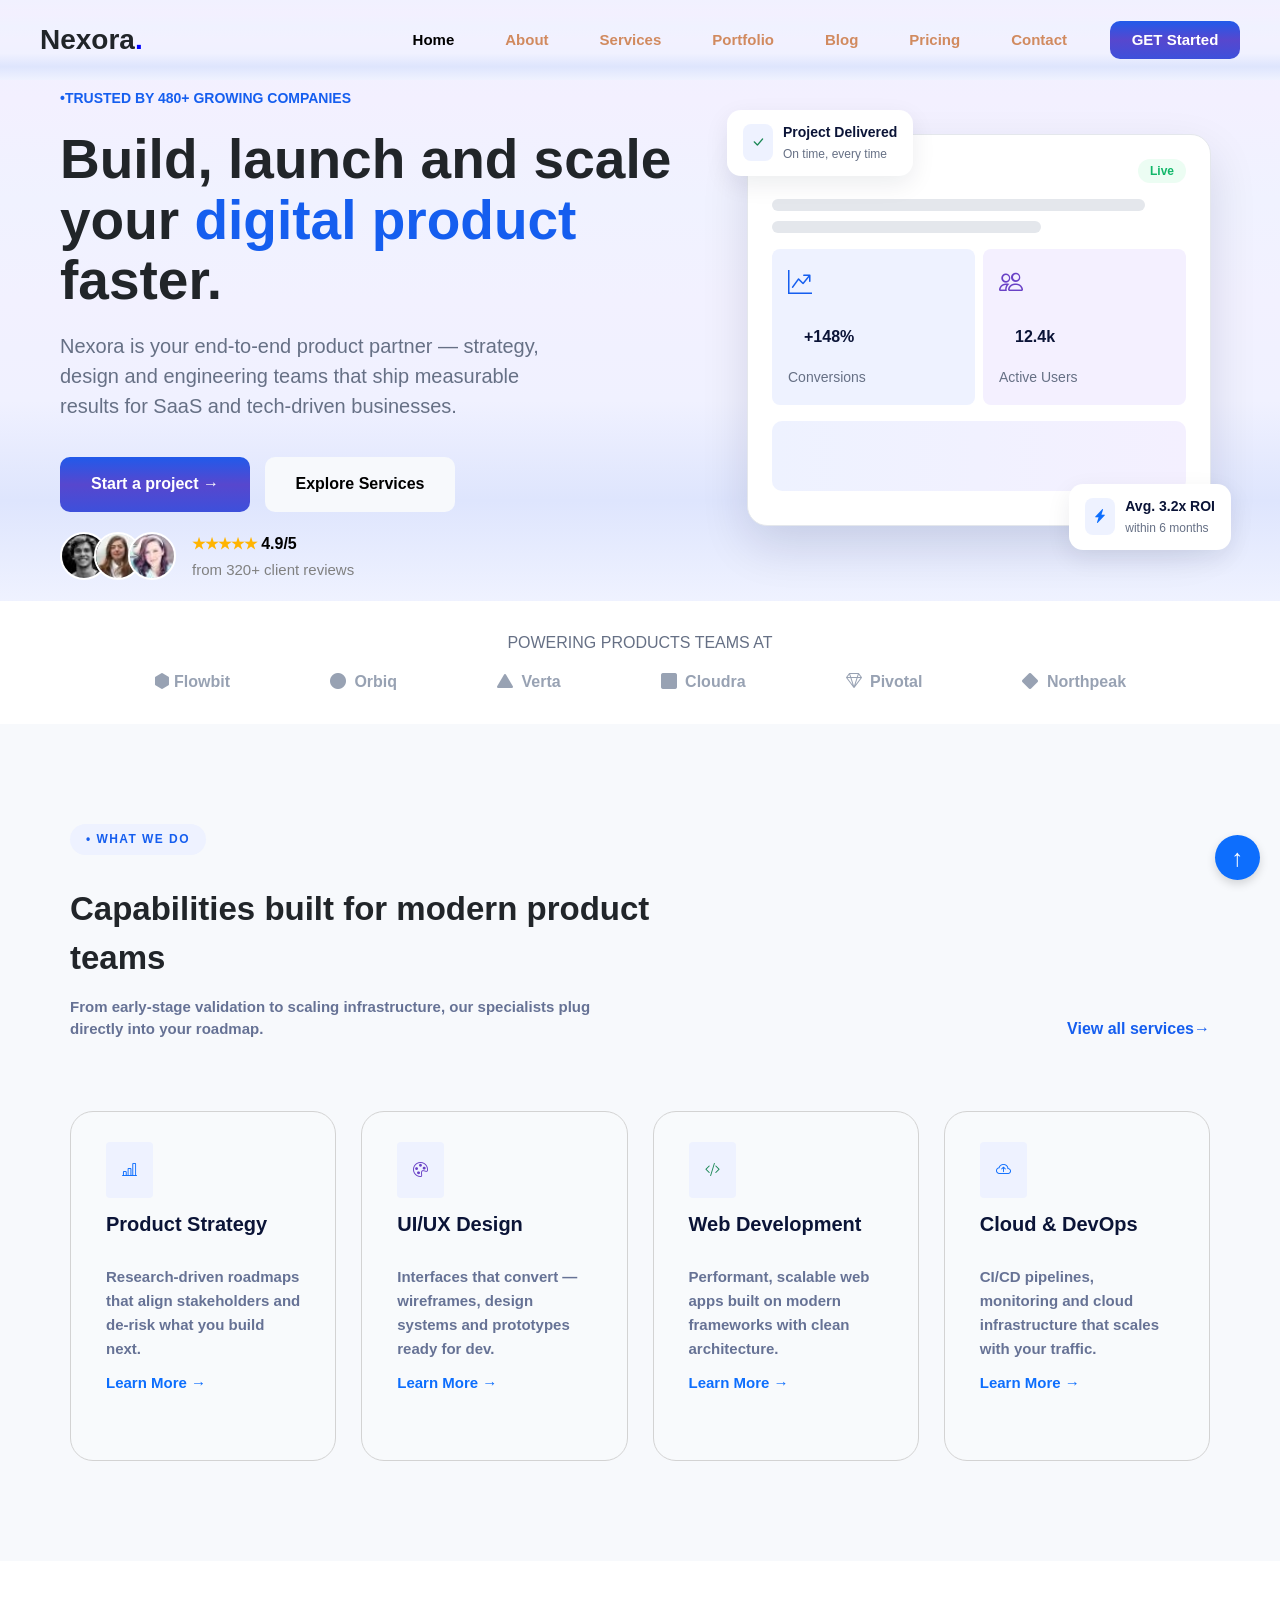
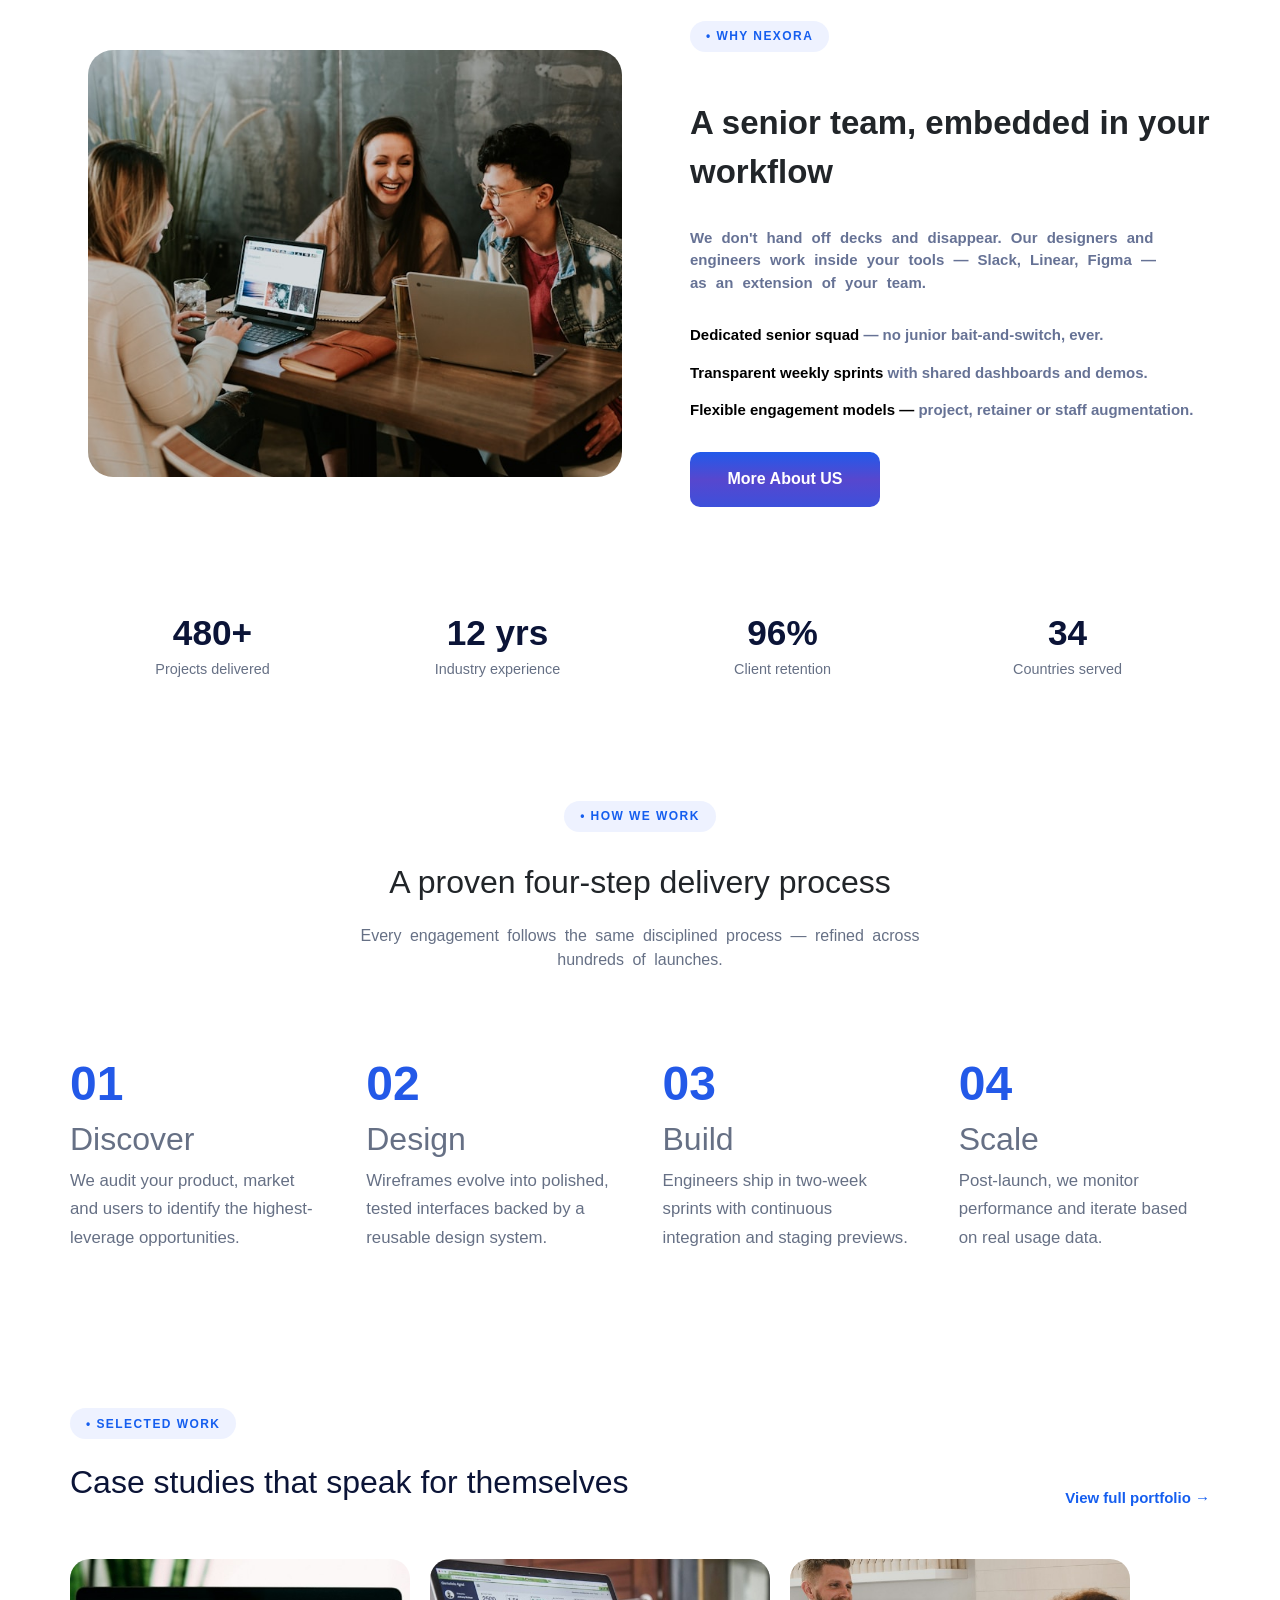
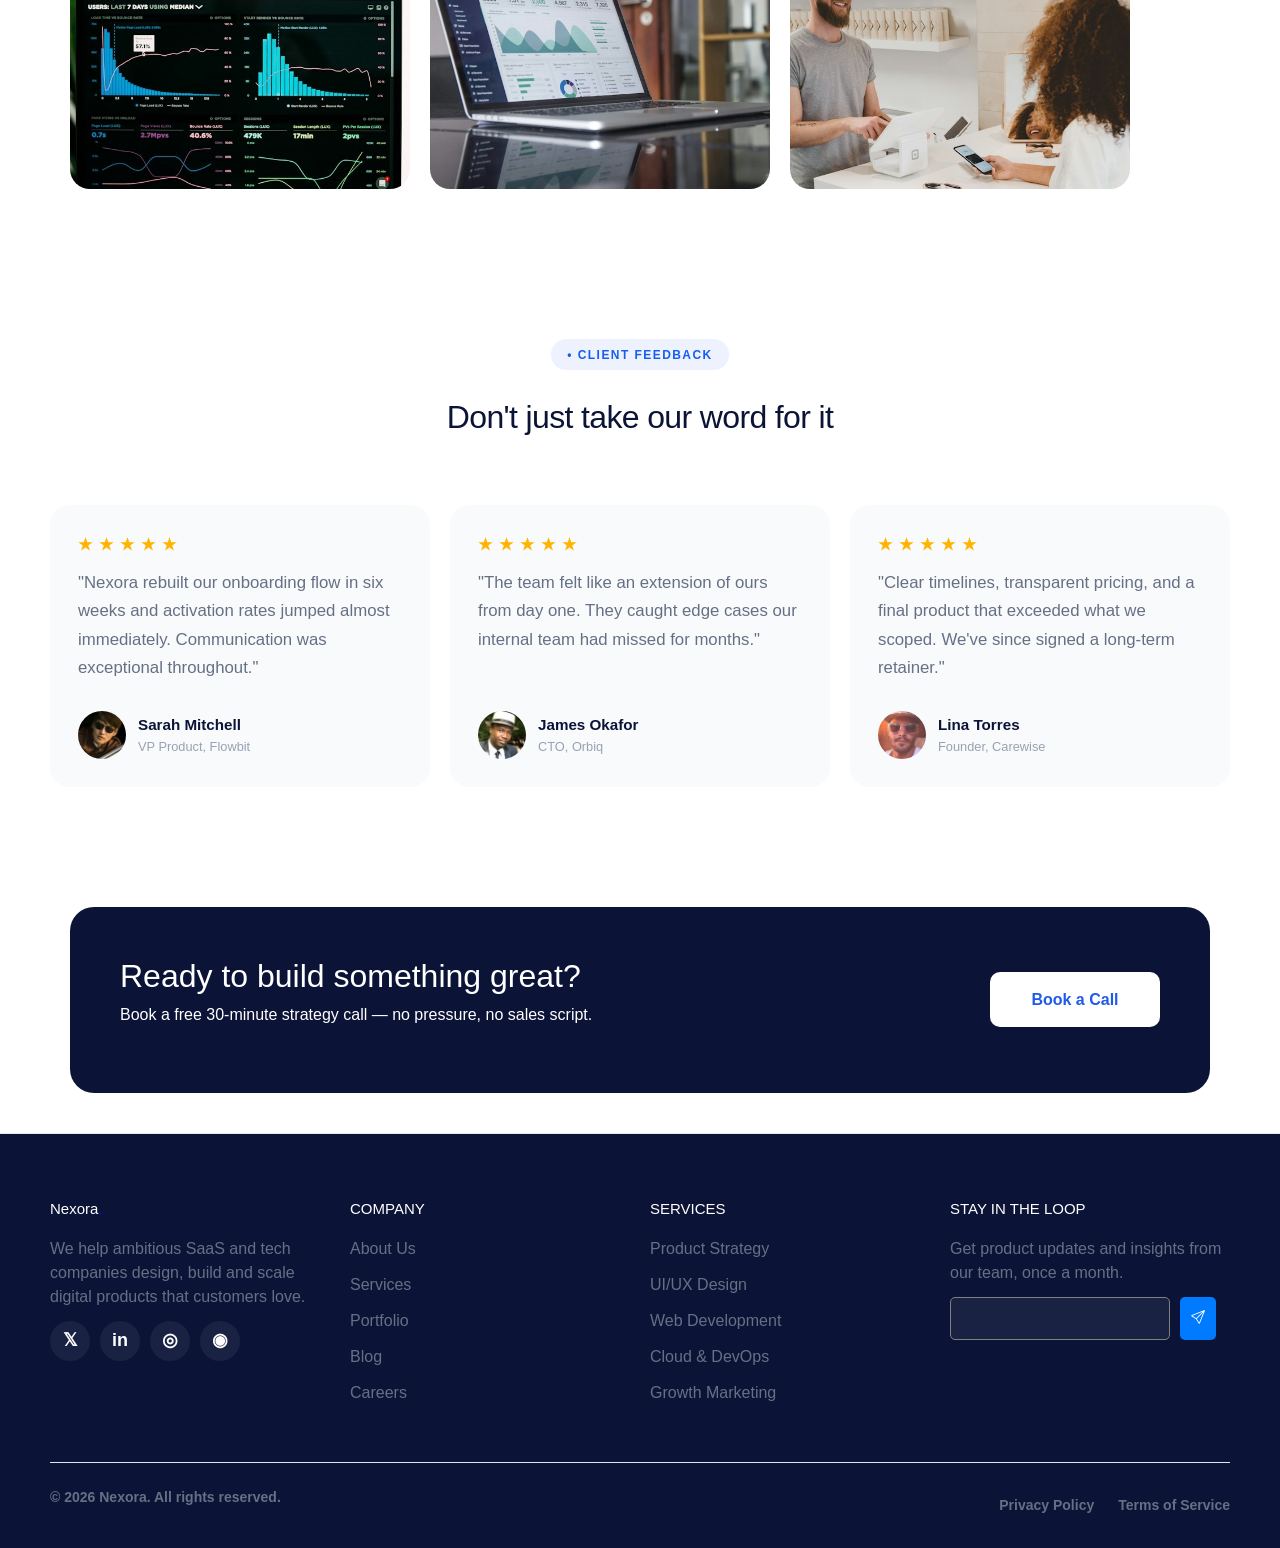
<file: index.html>
<!doctype html>
<html lang="en">
  <head>
    <meta charset="UTF-8" />
    <meta name="viewport" content="width=device-width, initial-scale=1.0" />
    <title>Project</title>
    <link rel="stylesheet" href="https://cdn.jsdelivr.net/npm/bootstrap@5.3.8/dist/css/bootstrap.min.css">
    <link rel="stylesheet" href="https://cdn.jsdelivr.net/npm/bootstrap-icons@1.13.2/font/bootstrap-icons.min.css">
    <link rel="stylesheet" href="CSS/style.css" />
  </head>
  <body>
    <header>
      <div>
        <span>Nexora<span class="dot">.</span></span>
      </div>
      <div id="header-pointer">
        <div><a href="./index.html" id="home">Home</a></div>
        <div><a href="./about.html">About</a></div>
        <div><a href="./services.html">Services</a></div>
        <div><a href="./portfolio.html">Portfolio</a></div>
        <div><a href="./blog.html">Blog</a></div>
        <div><a href="./pricing.html">Pricing</a></div>
        <div><a href="./contact.html">Contact </a></div>
        <div>
          <button><a href="./contact.html" id="last">GET Started</a></button>
        </div>
      </div>
    </header>
    <section class="section1">
      <div class="part1">
        <div id="small">•TRUSTED BY 480+ GROWING COMPANIES</div>
        <div id="large">
          Build, launch and scale your <span  style="color: #155EEF;">digital product</span> faster.
        </div>
        <p>
          Nexora is your end-to-end product partner — strategy, design and
          engineering teams that ship measurable results for SaaS and
          tech-driven businesses.
        </p>
        <div id="btn">
          <div>
            <button
              style="background: linear-gradient(#215aea, #5747ce, #3d50db)"
            >
              <a href="./contact.html" id="last">Start a project →</a>
            </button>
          </div>
          <div>
            <button>
              <a href="./services.html" id="last" style="color: black">Explore Services</a>
            </button>
          </div>
        </div>
        <div class="combine1">
          <div class="img">
            <img src="./images/40.jpg" alt="client" />
            <img src="./images/40 (1).jpg" alt="client" />
            <img src="./images/40 (2).jpg" alt="cient" />
          </div>
          <div class="star">
            <div>
              ★★★★★ <span style="font-size: 16px; color: black" ;>4.9/5</span>
            </div>
            <div style="font-size: 15px; color: grey;font-weight:70;">
              from 320+ client reviews
            </div>
          </div>
        </div>
      </div>
      <div class="part2">
  <div class="box">
    <div class="box1">
      <div class="dots">
      </div>
      <span class="live">Live</span>
    </div>
    <div class="bar" style="width: 90%"></div>
    <div class="bar" style="width: 65%"></div>
    <div class="box2">
      <div style="background: #eef2ff">
        <i class="bi bi-graph-up-arrow"></i>
        <div class="line1">+148%</div>
        <small class="line2">Conversions</small>
      </div>
      <div style="background: #f4f0ff">
        <i class="bi bi-people" style="color: #6941c6"></i>
        <div class="line1">12.4k</div>
        <small class="line2">Active Users</small>
      </div>
    </div>
    <div class="bar" style="width: 100%; height: 70px; border-radius: 10px; background: linear-gradient(90deg, #eef2ff, #f4f0ff)"></div>
  </div>
  <div class="float b">
    <div class="d-inline-block p-2 rounded-3" style="background-color: #EEf2FF;"><i class="bi bi-check-lg text-success"></i></div>
    <div>Project Delivered<br /><small>On time, every time</small></div>
  </div>
  <div class="float a">
    <div class="d-inline-block rounded-3 p-2" style="background-color:#EEf2FF;"><i class="bi bi-lightning-charge-fill text-primary"></i></div>
    <div>Avg. 3.2x ROI<br /><small>within 6 months</small></div>
  </div>
</div>
    </section>
    <section class="section2">
      <div style="font-weight:200;color:#667085">POWERING PRODUCTS TEAMS AT</div>
      <div id="inside">
        <div><i class="bi bi-hexagon-fill me-1"></i>Flowbit</div>
        <div><i class="bi bi-circle-fill me-1"></i> Orbiq</div>
        <div><i class="bi bi-triangle-fill me-1"></i> Verta</div>
        <div><i class="bi bi-square-fill me-1"></i> Cloudra</div>
        <div><i class="bi bi-gem me-1"></i> Pivotal</div>
        <div><i class="bi bi-diamond-fill me-1"></i> Northpeak</div>
      </div>
    </section>
    <section class="section3">
      <div id="first">
        <p id="p"><span>• What We Do</span></p>
        <div style="font-size: 33px; width: 600px">
          Capabilities built for modern product teams
        </div>
        <div style="font-size: 15px; color: #667295; width: 550px">
          From early-stage validation to scaling infrastructure, our specialists
          plug directly into your roadmap.
        </div>
      </div>
      <div id="viewall">
        <div><a href="./services.html">View all services→</a></div>
      </div>
      <div id="cards">
        <div class="box">
          <div class="d-inline-block rounded-1 p-3" style="background-color:#EEf2FF;">
            <i class="bi bi-bar-chart-line text-primary"></i>
          </div>
          
          <p>Product Strategy</p>
          Research-driven roadmaps that align stakeholders and de-risk what you
          build next.
          <a href="" style="text-decoration: none;">Learn More →</a>
        </div>
        <div class="box">
          <div class="d-inline-block rounded-1 p-3" style="background-color:#EEf2FF;">
           <i class="bi bi-palette" style="color:#6941C6;"></i>
          </div>
          <p>UI/UX Design</p>
          Interfaces that convert — wireframes, design systems and prototypes
          ready for dev.
          <a href="" style="text-decoration: none;">Learn More →</a>
        </div>
        <div class="box">
          <div class="d-inline-block rounded-1 p-3" style="background-color:#EEf2FF;">
            <i class="bi bi-code-slash text-success"></i>
          </div>
          <p>Web Development</p>
          Performant, scalable web apps built on modern frameworks with clean
          architecture.
          <a href="" style="text-decoration: none;">Learn More →</a>
        </div>
        <div class="box">
          <div class="d-inline-block rounded-1 p-3" style="background-color:#EEf2FF;">
           <i class="bi bi-cloud-arrow-up text-primary"></i>
          </div>
          <p>Cloud & DevOps</p>
          CI/CD pipelines, monitoring and cloud infrastructure that scales with
          your traffic.
          <a href="" style="text-decoration: none;">Learn More →</a>
        </div>
      </div>
    </section>
    <section class="section4">
      <div id="maindiv">
        <div id="box1">
          <img src="./images/photo-1522202176988-66273c2fd55f.jpg" alt="" />
        </div>
        <div id="box2">
          <p id="p"><span>• WHY NEXORA</span></p>
          <div style="font-size: 33px">
            A senior team, embedded in your workflow
          </div>
          <div
            style="
              font-size: 15px;
              color: #667295;
              width: 470px;
              word-spacing: 5px;
              line-width:23px;">
            We don't hand off decks and disappear. Our designers and engineers
            work inside your tools — Slack, Linear, Figma — as an extension of
            your team.
          </div>
          <div id="listcontent">
            <div style="font-size: 15px; color: #667295">
              <strong style="font-weight: bolder; color: black";
                >Dedicated senior squad </strong
              >— no junior bait-and-switch, ever.
            </div>
            <div style="font-size: 15px; color: #667295">
              <strong style="font-weight: bolder; color: black"
                >Transparent weekly sprints</strong
              >
              with shared dashboards and demos.
            </div>
            <div style="font-size: 15px; color: #667295">
              <strong style="font-weight: bolder; color: black"
                >Flexible engagement models —</strong
              >
              project, retainer or staff augmentation.
            </div>
          </div>
          <div>
            <button><a href="./about.html" id="last">More About US</a></button>
          </div>
        </div>
      </div>
    </section>
    <section class="section5">
      <div id="maindiv">
        <div class="box">
          <div class="line1">480+</div>
          <div class="line2">Projects delivered</div>
        </div>
        <div class="box">
          <div class="line1">12 yrs</div>
          <div class="line2">Industry experience</div>
        </div>
        <div class="box">
          <div class="line1">96%</div>
          <div class="line2">Client retention</div>
        </div>
        <div class="box">
          <div class="line1">34</div>
          <div class="line2">Countries served</div>
        </div>
      </div>
    </section>
    <section class="section6">
      <div class="maindiv">
        <div class="box1">
          <p id="p"><span>• HOW WE WORK</span></p>
          <h1 style="font-size: 32px">A proven four-step delivery process</h1>
          <p
            style="
              color: #667085;
              width: 630px;
              text-align: center;
              line-width: 22px;
              word-spacing: 4px;
              font-weight: 200;
            "
          >
            Every engagement follows the same disciplined process — refined
            across hundreds of launches.
          </p>
        </div>
        <div class="box2">
          <div class="box">
            <div class="b1">
              <span class="line1">01</span>
              <h3 class="line2">Discover</h3>
              <p class="line3">
                We audit your product, market and users to identify the
                highest-leverage opportunities.
              </p>
            </div>
          </div>
          <div class="box">
            <div class="b1">
              <span class="line1">02</span>
              <h3 class="line2">Design</h3>
              <p class="line3">
                Wireframes evolve into polished, tested interfaces backed by a
                reusable design system.
              </p>
            </div>
          </div>
          <div class="box">
            <div class="b1">
              <span class="line1">03</span>
              <h3 class="line2">Build</h3>
              <p class="line3">
                Engineers ship in two-week sprints with continuous integration
                and staging previews.
              </p>
            </div>
          </div>
          <div class="box">
            <div class="b1">
              <span class="line1">04</span>
              <h3 class="line2">Scale</h3>
              <p class="line3">
                Post-launch, we monitor performance and iterate based on real
                usage data.
              </p>
            </div>
          </div>
        </div>
      </div>
    </section>
    <section class="section7">
      <div class="maindiv">
        <div class="box1">
          <div class="top">
            <p id="p"><span>• SELECTED WORK</span></p>
            <h2 style="font-size: 32px; color: #0b1437">
              Case studies that speak for themselves
            </h2>
          </div>
          <div class="bottom">
            <a>View full portfolio →</a>
          </div>
        </div>
        <div class="box2">
          <div class="img">
            <div class="overlap">
              <img src=".//images/WhatsApp Image 2026-10-07 at 7.07.29 PM.jpeg  " alt="">
              <p style="color: #98a2b3;font-size:large ;margin-bottom:35px;">FinTech · Product Design</p>
                <p>Payflow Dashboard Redesign</p>
            </div>
            <div class="overlap">
               <img src=".//images/WhatsApp Image 2026-10-07 at 7.07.30 PM.jpeg" alt="">
                <p style="color: #98a2b3;font-size:large ;margin-bottom:35px;">SaaS · Web Development</p><br>
                <p style="width:1000px;">Metricly Analytics Platform<p>
            </div>
           <div class="overlap">
                <img src=".//images/3rdimg.jpg" alt="">
                <p style="color: #98a2b3;font-size:large ;margin-bottom:35px;">HealthTech.Branding</p> <br>
                <p>Carewise Patient App</p></div>
          </div>
        </div>
      </div>
    </section>
    <section class="section8">
      <div class="maindiv">
        <div class="box1">
          <p>• ClIENT FEEDBACK</p>
          <h2 id="line1">Don't just take our word for it</h2>
        </div>
        <div class="box2">
          <div class="box">
            <div style="color: #ffb400; letter-spacing: 7px">★★★★★</div>
            <p class="line2">
              "Nexora rebuilt our onboarding flow in six weeks and activation
              rates jumped almost immediately. Communication was exceptional
              throughout."
            </p>
            <div>
              <img
                src=".//images/1st.jpg"
                alt="Sarah Mitchell"
              />
              <div>
                <div
                  style="font-weight: 700; font-size: 0.95rem; color: #0b1437"
                >
                  Sarah Mitchell
                </div>
                <div
                  style="font-size: 0.8rem; color: #98a2b3; font-weight: 500"
                >
                  VP Product, Flowbit
                </div>
              </div>
            </div>
          </div>
          <div class="box">
            <div style="color: #ffb400; letter-spacing: 7px">★★★★★</div>
            <p class="line2">
              "The team felt like an extension of ours from day one. They caught
              edge cases our internal team had missed for months."
            </p>
            <div>
              <img src=".//images/2nd.jpg" alt="James Okafor" />
              <div>
                <div
                  style="font-weight: 700; font-size: 0.95rem; color: #0b1437"
                >
                  James Okafor
                </div>
                <div
                  style="font-size: 0.8rem; color: #98a2b3; font-weight: 500"
                >
                  CTO, Orbiq
                </div>
              </div>
            </div>
          </div>
          <div class="box">
            <div style="color: #ffb400; letter-spacing: 7px">★★★★★</div>
            <p class="line2">
              "Clear timelines, transparent pricing, and a final product that
              exceeded what we scoped. We've since signed a long-term retainer."
            </p>
            <div>
              <img src=".//images/3rd.jpg" alt="Lina Torres" />
              <div>
                <div
                  style="font-weight: 700; font-size: 0.95rem; color: #0b1437"
                >
                  Lina Torres
                </div>
                <div
                  style="font-size: 0.8rem; color: #98a2b3; font-weight: 500"
                >
                  Founder, Carewise
                </div>
              </div>
            </div>
          </div>
        </div>
      </div>
    </section>
    <section class="section9">
      <div class="maindiv">
        <div class="box">
          <div class="box1">
            <h2>Ready to build something great?</h2>
            <p>
              Book a free 30-minute strategy call — no pressure, no sales
              script.
            </p>
          </div>
          <div class="box2">
            <button><a href="">Book a Call</a></button>
          </div>
        </div>
      </div>
    </section>
    <footer>
      <div class="maindiv">
        <div class="box1">
          <div class="box">
            <span>Nexora<span class="dot">.</span></span>
            <p>
              We help ambitious SaaS and tech companies design, build and scale
              digital products that customers love.
            </p>
            <div class="social-links">
     <a href="" class="social-icon">𝕏</a>
  <a href="" class="social-icon">in</a>
  <a href="" class="social-icon">◎</a>
  <a href="" class="social-icon">◉</a>
</div>
          </div>
          <div class="box">
            <span>COMPANY</span>
            <p><a href=""></a>About Us</p>
            <p><a href=""></a>Services</p>
            <p><a href="">Portfolio</a></p>
            <p><a href="">Blog</a></p>
            <p><a href="">Careers</a></p>
          </div>
          <div class="box">
            <span>SERVICES</span>
            <p><a href="">Product Strategy</a></p>
            <p><a href="">UI/UX Design</a></p>
            <p><a href="">Web Development</a></p>
            <p><a href="">Cloud & DevOps</a></p>
            <p><a href="">Growth Marketing</a></p>
          </div>
          <div class="box">
            <span>STAY IN THE LOOP</span>
            <p>Get product updates and insights from our team, once a month.</p>
            <div class="subscribe-form">
  <input 
    type="email"
  >
  <button type="button"><i class="bi bi-send text-white"></i></button>
</div>
          </div>
        </div>
        <div class="box2">
          <p>© 2026 Nexora. All rights reserved.</p>
          <a href="" class="back-top"> ↑ </a>
          <div class="links">
            <a href="">Privacy Policy</a><a href="">Terms of Service</a>
          </div>
        </div>
      </div>
    </footer>
  </body>
</html>
</file>
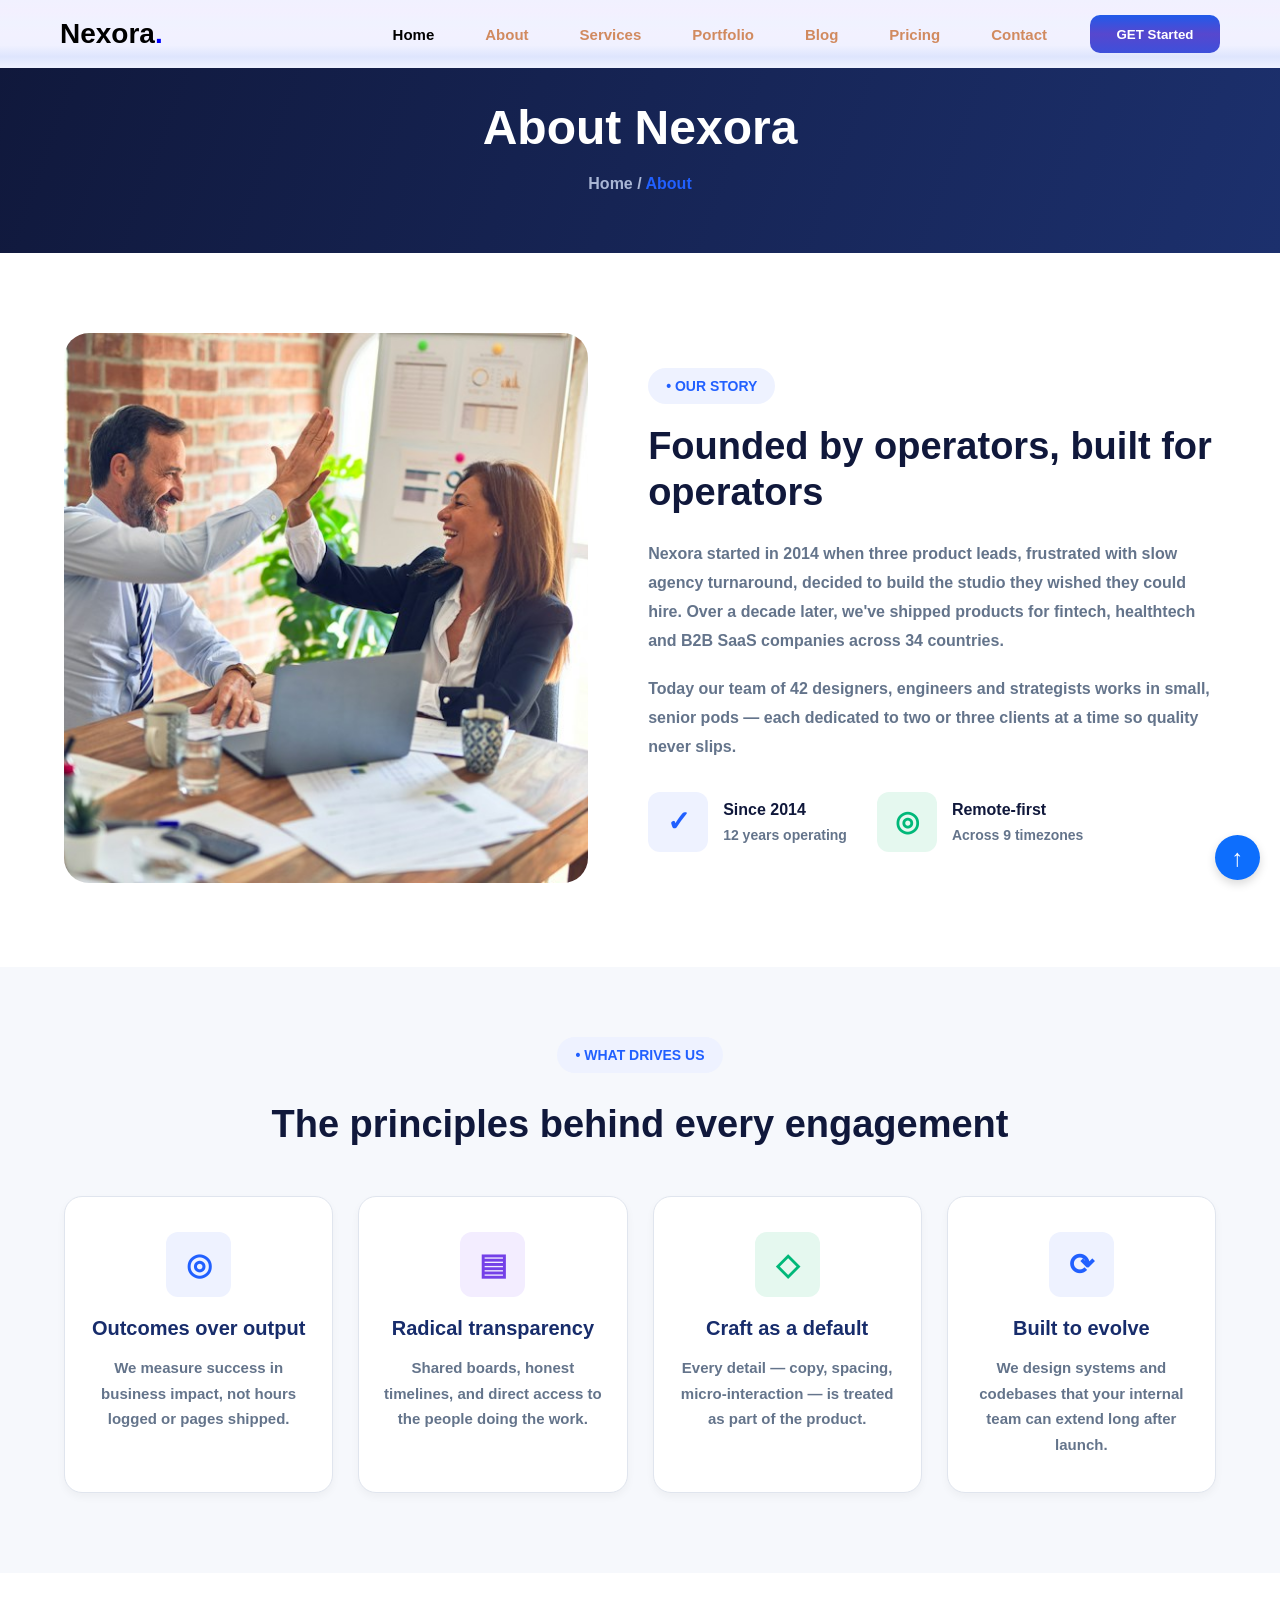
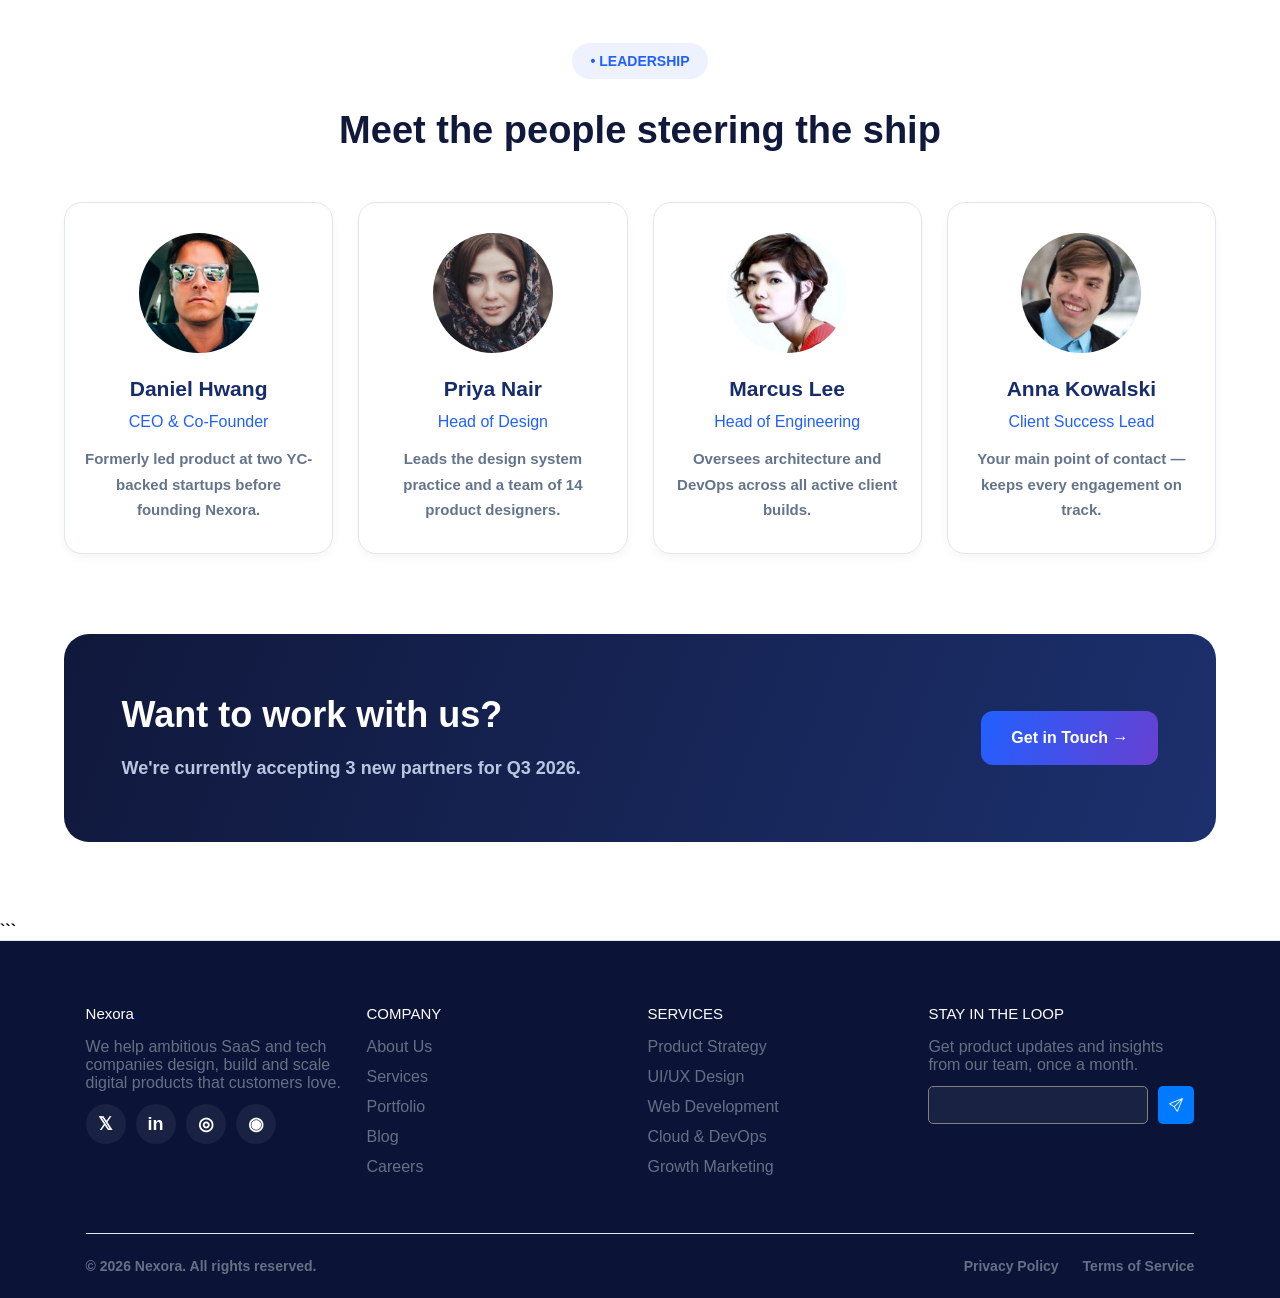
<file: about.html>
<!DOCTYPE html>
<html lang="en">
<head>
    <meta charset="UTF-8">
    <meta name="viewport" content="width=device-width, initial-scale=1.0">
    <title>Document</title>
    <link rel="stylesheet" href="https://cdn.jsdelivr.net/npm/bootstrap-icons@1.13.2/font/bootstrap-icons.min.css">
    <link rel="stylesheet" href="CSS/common.css">
    <link rel="stylesheet" href="CSS/about.css">
</head>
<body>
<header>
      <div>
        <span>Nexora<span class="dot">.</span></span>
      </div>
      <div id="header-pointer">
        <div><a href="./index.html" id="home">Home</a></div>
        <div><a href="./about.html">About</a></div>
        <div><a href="./services.html">Services</a></div>
        <div><a href="./portfolio.html">Portfolio</a></div>
        <div><a href="./blog.html">Blog</a></div>
        <div><a href="./pricing.html">Pricing</a></div>
        <div><a href="./contact.html">Contact </a></div>
        <div>
          <button><a href="./contact.html" id="last">GET Started</a></button>
        </div>
      </div>
    </header>
<section class="section">
    <div class="maindiv">

        <div class="box1">
            <h1>About Nexora</h1>
            <p><a href="index.html">Home</a> / <span>About</span></p>
        </div>

    </div>
</section>
<section class="section1">
    <div class="maindiv">

        <div class="box1">

            <div class="box2">
                <img src="./images/about.jpg" alt="Our Story">
            </div>

            <div class="box3">

                <span class="shadow">• OUR STORY</span>

                <h2>Founded by operators, built for operators</h2>

                <p>
                    Nexora started in 2014 when three product leads, frustrated
                    with slow agency turnaround, decided to build the studio they
                    wished they could hire. Over a decade later, we've shipped
                    products for fintech, healthtech and B2B SaaS companies
                    across 34 countries.
                </p>

                <p>
                    Today our team of 42 designers, engineers and strategists
                    works in small, senior pods — each dedicated to two or
                    three clients at a time so quality never slips.
                </p>

                <div class="innerbox1">

                    <div class="innerbox2">
                        <span class="icon">✓</span>
                        <div>
                            <h4>Since 2014</h4>
                            <p>12 years operating</p>
                        </div>
                    </div>

                    <div class="innerbox2">
                        <span class="icon green">◎</span>
                        <div>
                            <h4>Remote-first</h4>
                            <p>Across 9 timezones</p>
                        </div>
                    </div>

                </div>

            </div>
        </div>

    </div>
</section>


<section class="section2">
    <div class="maindiv">

        <div class="box1">
            <span class="shadow">• WHAT DRIVES US</span>
            <h2>The principles behind every engagement</h2>
        </div>

        <div class="box2">

            <div class="innerbox1">
                <span class="icon">◎</span>
                <h3>Outcomes over output</h3>
                <p>
                    We measure success in business impact, not hours
                    logged or pages shipped.
                </p>
            </div>

            <div class="innerbox1">
                <span class="icon purple">▤</span>
                <h3>Radical transparency</h3>
                <p>
                    Shared boards, honest timelines, and direct access
                    to the people doing the work.
                </p>
            </div>

            <div class="innerbox1">
                <span class="icon green">◇</span>
                <h3>Craft as a default</h3>
                <p>
                    Every detail — copy, spacing, micro-interaction —
                    is treated as part of the product.
                </p>
            </div>

            <div class="innerbox1">
                <span class="icon">⟳</span>
                <h3>Built to evolve</h3>
                <p>
                    We design systems and codebases that your internal
                    team can extend long after launch.
                </p>
            </div>

        </div>

    </div>
</section>
<section class="section3">
    <div class="maindiv">

        <div class="box1">
            <span class="shadow">• LEADERSHIP</span>
            <h2>Meet the people steering the ship</h2>
        </div>

        <div class="box2">

            <div class="innerbox1">
                <img src="./images/160.jpg" alt="Daniel Hwang">
                <h3>Daniel Hwang</h3>
                <h4>CEO & Co-Founder</h4>
                <p>
                    Formerly led product at two YC-backed startups
                    before founding Nexora.
                </p>
            </div>

            <div class="innerbox1">
                <img src="./images/160 (1).jpg" alt="Priya Nair">
                <h3>Priya Nair</h3>
                <h4>Head of Design</h4>
                <p>
                    Leads the design system practice and a team
                    of 14 product designers.
                </p>
            </div>

            <div class="innerbox1">
                <img src="./images/160 (2).jpg" alt="Marcus Lee">
                <h3>Marcus Lee</h3>
                <h4>Head of Engineering</h4>
                <p>
                    Oversees architecture and DevOps across all
                    active client builds.
                </p>
            </div>

            <div class="innerbox1">
                <img src="./images/160 (3).jpg" alt="Anna Kowalski">
                <h3>Anna Kowalski</h3>
                <h4>Client Success Lead</h4>
                <p>
                    Your main point of contact — keeps every
                    engagement on track.
                </p>
            </div>

        </div>

    </div>
</section>
<section class="section4">
    <div class="maindiv">

        <div class="box1">
            <h2>Want to work with us?</h2>
            <p>We're currently accepting 3 new partners for Q3 2026.</p>
        </div>

        <div class="box2">
            <a href="contact.html" style="text-decoration: none;">Get in Touch →</a>
        </div>

    </div>
</section>
```

 <footer>
      <div class="maindiv">
        <div class="box1">
          <div class="box">
            <span>Nexora<span class="dot">.</span></span>
            <p>
              We help ambitious SaaS and tech companies design, build and scale
              digital products that customers love.
            </p>
            <div class="social-links">
     <a href="" class="social-icon">𝕏</a>
  <a href="" class="social-icon">in</a>
  <a href="" class="social-icon">◎</a>
  <a href="" class="social-icon">◉</a>
</div>
          </div>
          <div class="box">
            <span>COMPANY</span>
            <p><a href=""></a>About Us</p>
            <p><a href=""></a>Services</p>
            <p><a href="">Portfolio</a></p>
            <p><a href="">Blog</a></p>
            <p><a href="">Careers</a></p>
          </div>
          <div class="box">
            <span>SERVICES</span>
            <p><a href="">Product Strategy</a></p>
            <p><a href="">UI/UX Design</a></p>
            <p><a href="">Web Development</a></p>
            <p><a href="">Cloud & DevOps</a></p>
            <p><a href="">Growth Marketing</a></p>
          </div>
          <div class="box">
            <span>STAY IN THE LOOP</span>
            <p>Get product updates and insights from our team, once a month.</p>
            <div class="subscribe-form">
  <input 
    type="email"
  >
  <button type="button"><i class="bi bi-send text-white"></i></button>
</div>
          </div>
        </div>
        <div class="box2">
          <p>© 2026 Nexora. All rights reserved.</p>
          <a href="" class="back-top"> ↑ </a>
          <div class="links">
            <a href="">Privacy Policy</a><a href="">Terms of Service</a>
          </div>
        </div>
      </div>
    </footer>
</body>
</html>
</file>
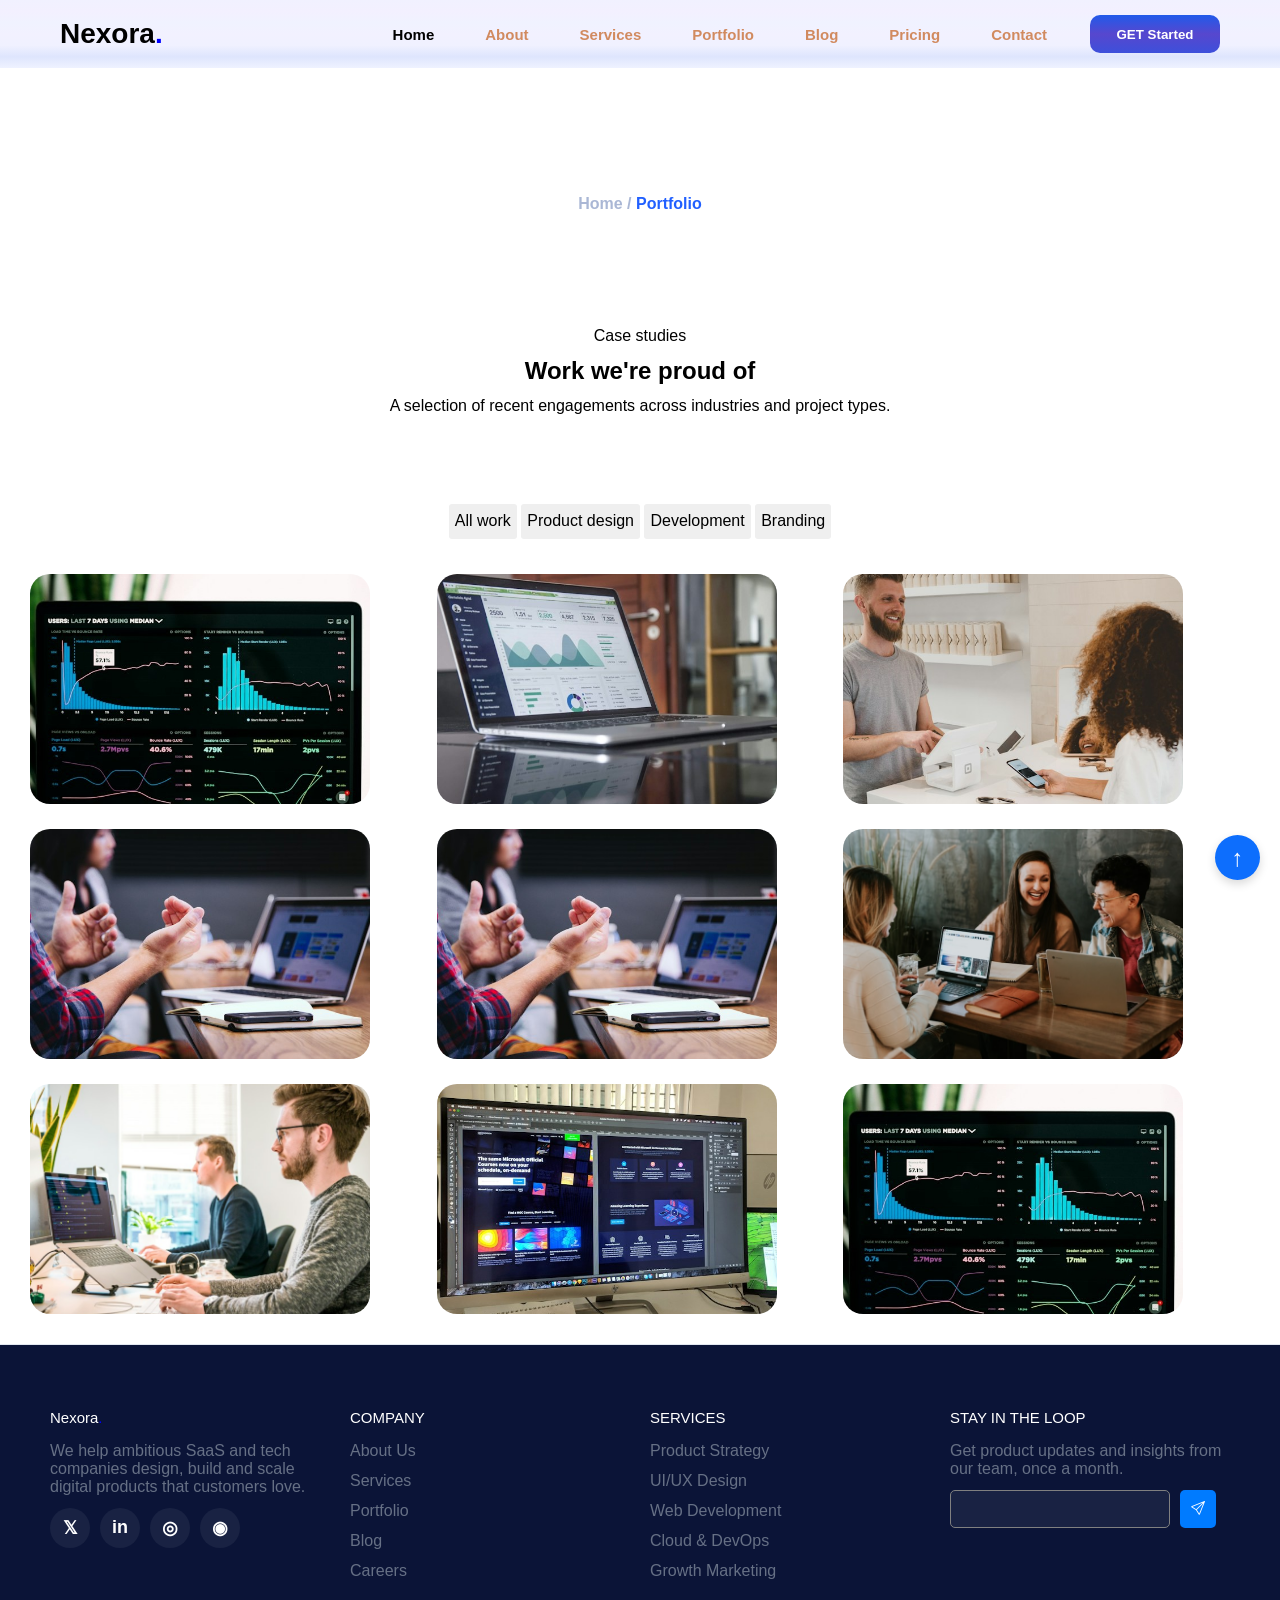
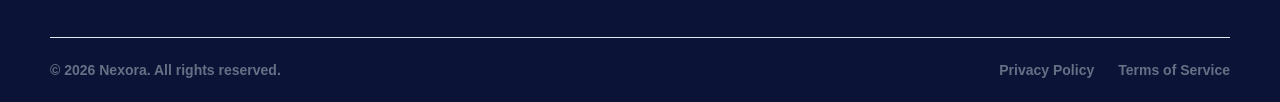
<file: portfolio.html>
<!DOCTYPE html>
<html lang="en">
<head>
  <meta charset="UTF-8">
  <meta name="viewport" content="width=device-width, initial-scale=1.0">
  <title>Document</title>
  <link rel="stylesheet" href="https://cdn.jsdelivr.net/npm/bootstrap-icons@1.13.2/font/bootstrap-icons.min.css">
  <link rel="stylesheet" href="CSS/portfolio.css">
  <link rel="stylesheet" href="CSS/common.css">
</head>
<body>
  <header>
      <div>
        <span>Nexora<span class="dot">.</span></span>
      </div>
      <div id="header-pointer">
        <div><a href="./index.html" id="home">Home</a></div>
        <div><a href="./about.html">About</a></div>
        <div><a href="./services.html">Services</a></div>
        <div><a href="./portfolio.html">Portfolio</a></div>
        <div><a href="./blog.html">Blog</a></div>
        <div><a href="./pricing.html">Pricing</a></div>
        <div><a href="./contact.html">Contact </a></div>
        <div>
          <button><a href="./contact.html" id="last">GET Started</a></button>
        </div>
      </div>
    </header>
    <section class="section1">
      <div class="maindiv">
        <h1>Our Portfolio</h1>
       <p><a href="index.html">Home</a> / <span>Portfolio</span></p>
      </div>
    </section>
    <section class="section2">
      <div class="maindiv">
        <p>Case studies</p>
        <h2>Work we're proud of</h2>
        <p>A selection of recent engagements across industries and project types.</p>
        <div style="margin:80px 0px 35px 0px;"><button><a href="">All work </a></button>
          <button><a href="">Product design </a></button>
         <button > <a href="">Development </a></button>
          <button ><a href=""> Branding</a></button></div>
      </div>
      <section class="section3">
          <div class="container">
             <div class="overlap">
              <img src=".//images/WhatsApp Image 2026-10-07 at 7.07.29 PM.jpeg  " alt="">
              <p style="color: #98a2b3;font-size:large ;margin-bottom:35px;">FinTech · Product Design</p>
                <p >Payflow Dashboard Redesign</p>
            </div>
            <div class="overlap">
              <img src="./images/WhatsApp Image 2026-10-07 at 7.07.30 PM.jpeg" alt="">
              <p style="color: #98a2b3;font-size:large ;margin-bottom:35px;"></p>
                <p >Payflow Dashboard Redesign</p>
            </div>
            <div class="overlap">
              <img src="./images/3rdimg.jpg " alt="">
              <p style="color: #98a2b3;font-size:large ;margin-bottom:35px;">FinTech · Product Design</p>
                <p >Payflow Dashboard Redesign</p>
            </div>
            <div class="overlap">
              <img src=".//images/7thjpg.jpg " alt="">
              <p style="color: #98a2b3;font-size:large ;margin-bottom:35px;">FinTech · Product Design</p>
                <p >Payflow Dashboard Redesign</p>
            </div>
             <div class="overlap">
              <img src=".//images/7thjpg.jpg" alt="">
              <p style="color: #98a2b3;font-size:large ;margin-bottom:35px;">FinTech · Product Design</p>
                <p >Payflow Dashboard Redesign</p>
            </div>
             <div class="overlap">
              <img src=".//images/photo-1522202176988-66273c2fd55f.jpg" alt="">
              <p style="color: #98a2b3;font-size:large ;margin-bottom:35px;">FinTech · Product Design</p>
                <p >Payflow Dashboard Redesign</p>
            </div>
             <div class="overlap">
              <img src="./images/services.jpg" alt="">
              <p style="color: #98a2b3;font-size:large ;margin-bottom:35px;">FinTech · Product Design</p>
                <p >Payflow Dashboard Redesign</p>
            </div>
             <div class="overlap">
              <img src=".//images/6thjpg.jpg  " alt="">
              <p style="color: #98a2b3;font-size:large ;margin-bottom:35px;">FinTech · Product Design</p>
                <p >Payflow Dashboard Redesign</p>
            </div>
             <div class="overlap">
              <img src=".//images/WhatsApp Image 2026-10-07 at 7.07.29 PM.jpeg  " alt="">
              <p style="color: #98a2b3;font-size:large ;margin-bottom:35px;">FinTech · Product Design</p>
                <p >Payflow Dashboard Redesign</p>
            </div>
          </div>
      </section>
    </section>
     <footer>
      <div class="maindiv">
        <div class="box1">
          <div class="box">
            <span>Nexora<span class="dot">.</span></span>
            <p>
              We help ambitious SaaS and tech companies design, build and scale
              digital products that customers love.
            </p>
            <div class="social-links">
     <a href="" class="social-icon">𝕏</a>
  <a href="" class="social-icon">in</a>
  <a href="" class="social-icon">◎</a>
  <a href="" class="social-icon">◉</a>
</div>
          </div>
          <div class="box">
            <span>COMPANY</span>
            <p><a href=""></a>About Us</p>
            <p><a href=""></a>Services</p>
            <p><a href="">Portfolio</a></p>
            <p><a href="">Blog</a></p>
            <p><a href="">Careers</a></p>
          </div>
          <div class="box">
            <span>SERVICES</span>
            <p><a href="">Product Strategy</a></p>
            <p><a href="">UI/UX Design</a></p>
            <p><a href="">Web Development</a></p>
            <p><a href="">Cloud & DevOps</a></p>
            <p><a href="">Growth Marketing</a></p>
          </div>
          <div class="box">
            <span>STAY IN THE LOOP</span>
            <p>Get product updates and insights from our team, once a month.</p>
            <div class="subscribe-form">
  <input 
    type="email"
  >
  <button type="button"><i class="bi bi-send text-white"></i></button>
</div>
          </div>
        </div>
        <div class="box2">
          <p>© 2026 Nexora. All rights reserved.</p>
          <a href="" class="back-top"> ↑ </a>
          <div class="links">
            <a href="#">Privacy Policy</a><a href="#">Terms of Service</a>
          </div>
        </div>
      </div>
    </footer>
</body>
</html>
</file>
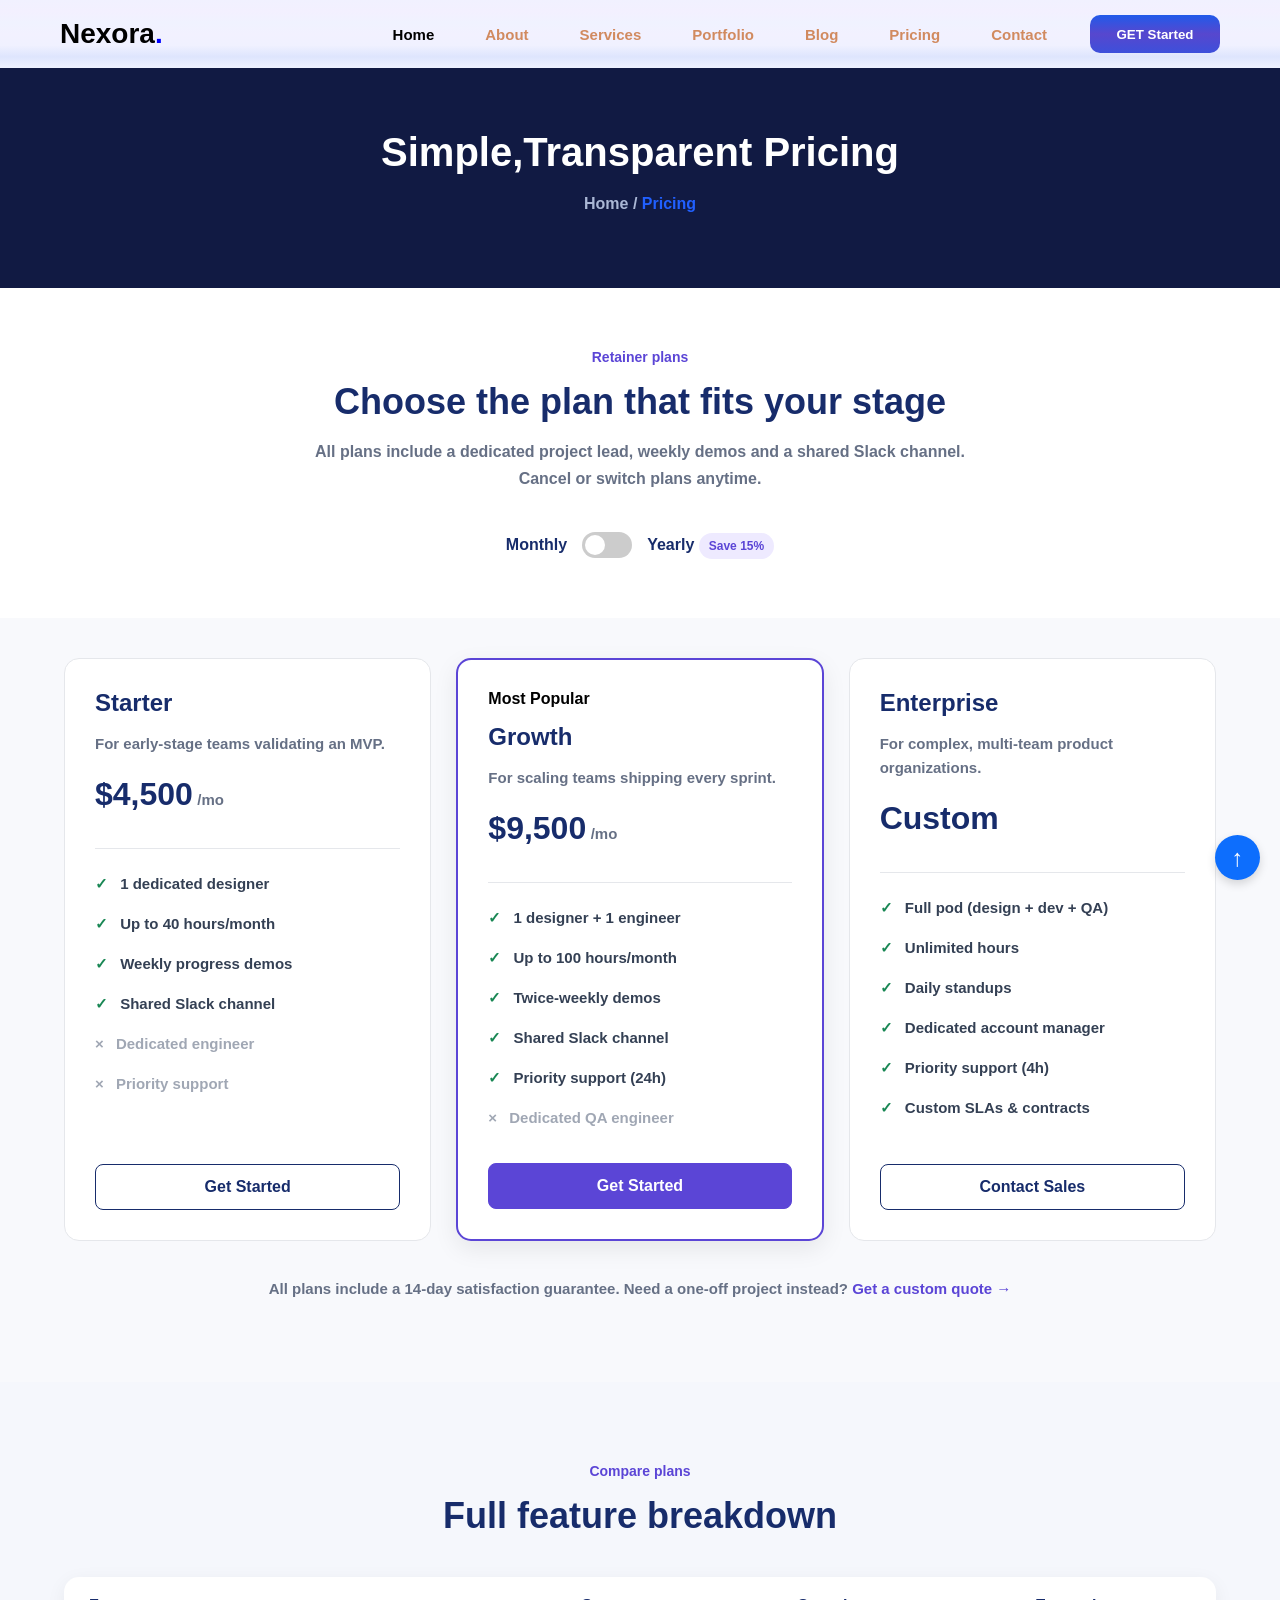
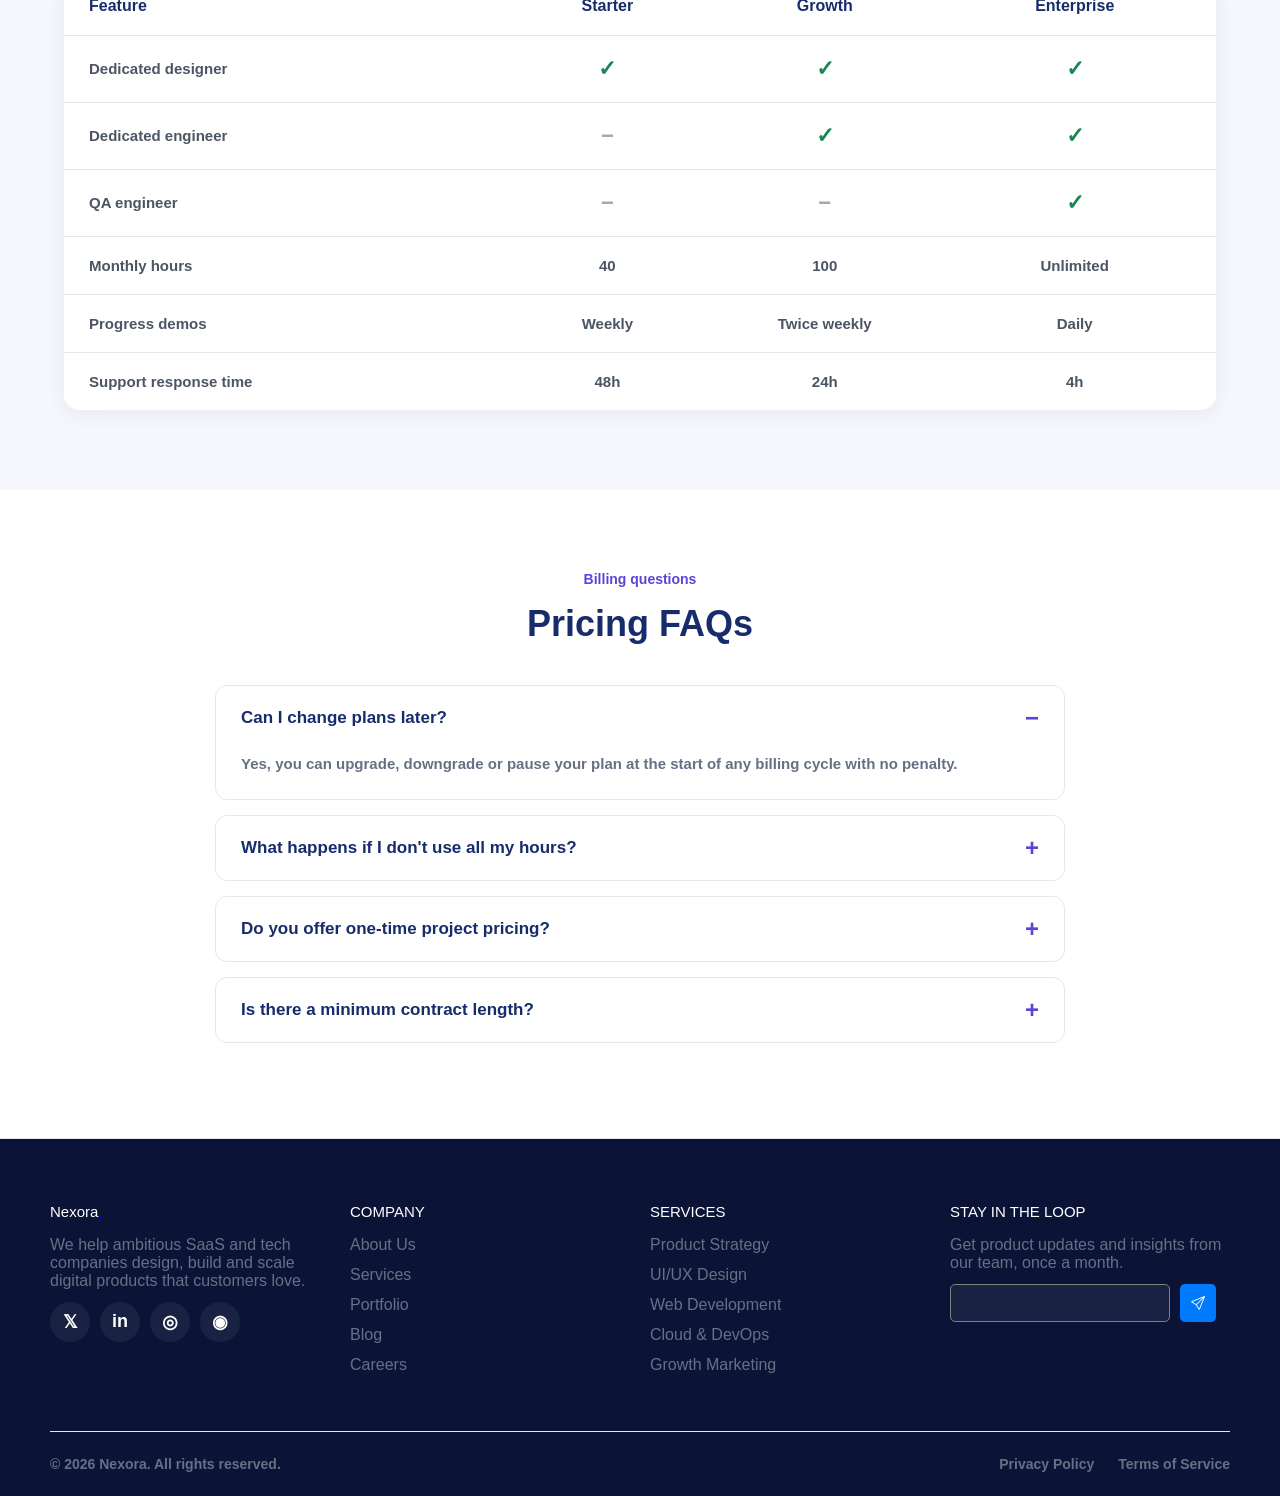
<file: pricing.html>
<!DOCTYPE html>
<html lang="en">
<head>
  <meta charset="UTF-8">
  <meta name="viewport" content="width=device-width, initial-scale=1.0">
  <title>Document</title>
  <link rel="stylesheet" href="https://cdn.jsdelivr.net/npm/bootstrap-icons@1.13.2/font/bootstrap-icons.min.css">
  <link rel="stylesheet" href="CSS/pricing.css">
  <link rel="stylesheet" href="./CSS/common.css">
</head>
<body>
  <header>
      <div>
        <span>Nexora<span class="dot">.</span></span>
      </div>
      <div id="header-pointer">
        <div><a href="./index.html" id="home">Home</a></div>
        <div><a href="./about.html">About</a></div>
        <div><a href="./services.html">Services</a></div>
        <div><a href="./portfolio.html">Portfolio</a></div>
        <div><a href="./blog.html">Blog</a></div>
        <div><a href="./pricing.html">Pricing</a></div>
        <div><a href="./contact.html">Contact </a></div>
        <div>
          <button><a href="./contact.html" id="last">GET Started</a></button>
        </div>
      </div>
    </header>
<section class="section0">
      <div class="maindiv">
        <h1>Simple,Transparent Pricing</h1>
       <p><a href="index.html">Home</a> / <span>Pricing</span></p>
      </div>
    </section>
    <section class="section">
  <div class="maindiv">
    <div class="box1">
      <span class="eyebrow">Retainer plans</span>

      <h2>Choose the plan that fits your stage</h2>

      <p>
        All plans include a dedicated project lead, weekly demos
        and a shared Slack channel. Cancel or switch plans anytime.
      </p>
    </div>

    <div class="box2">

      <div class="innerbox1">
        <span class="monthly">Monthly</span>

        <label class="switch">
          <input type="checkbox">
          <span class="slider"></span>
        </label>

        <span class="yearly">
          Yearly
          <span class="badge">Save 15%</span>
        </span>
      </div>

    </div>

  </div>
</section>
<section class="section1">
  <div class="maindiv">

    <div class="box1">

      <div class="box2">
        <h3>Starter</h3>
        <p>For early-stage teams validating an MVP.</p>

        <div class="price-wrap">
          <span class="price">$4,500</span>
          <span class="price-period">/mo</span>
        </div>

        <hr>

        <div class="innerbox1">
          <p><span>✓</span> 1 dedicated designer</p>
          <p><span>✓</span> Up to 40 hours/month</p>
          <p><span>✓</span> Weekly progress demos</p>
          <p><span>✓</span> Shared Slack channel</p>
          <p class="disabled"><span>×</span> Dedicated engineer</p>
          <p class="disabled"><span>×</span> Priority support</p>
        </div>

        <a href="contact.html" class="btn">Get Started</a>
      </div>

      <div class="box2 featured">
        <span class="badge">Most Popular</span>

        <h3>Growth</h3>
        <p>For scaling teams shipping every sprint.</p>

        <div class="price-wrap">
          <span class="price">$9,500</span>
          <span class="price-period">/mo</span>
        </div>

        <hr>

        <div class="innerbox1">
          <p><span>✓</span> 1 designer + 1 engineer</p>
          <p><span>✓</span> Up to 100 hours/month</p>
          <p><span>✓</span> Twice-weekly demos</p>
          <p><span>✓</span> Shared Slack channel</p>
          <p><span>✓</span> Priority support (24h)</p>
          <p class="disabled"><span>×</span> Dedicated QA engineer</p>
        </div>

        <a href="contact.html" class="btn primary">Get Started</a>
      </div>

      <div class="box2">
        <h3>Enterprise</h3>
        <p>For complex, multi-team product organizations.</p>

        <div class="price-wrap">
          <span class="price">Custom</span>
        </div>

        <hr>

        <div class="innerbox1">
          <p><span>✓</span> Full pod (design + dev + QA)</p>
          <p><span>✓</span> Unlimited hours</p>
          <p><span>✓</span> Daily standups</p>
          <p><span>✓</span> Dedicated account manager</p>
          <p><span>✓</span> Priority support (4h)</p>
          <p><span>✓</span> Custom SLAs & contracts</p>
        </div>

        <a href="contact.html" class="btn">Contact Sales</a>
      </div>

    </div>

    <div class="box3">
      <p>
        All plans include a 14-day satisfaction guarantee.
        Need a one-off project instead?
        <a href="contact.html">Get a custom quote →</a>
      </p>
    </div>

  </div>
</section>
<section class="section2">
    <div class="maindiv">

        <div class="box1">
            <span class="eyebrow">Compare plans</span>
            <h2>Full feature breakdown</h2>
        </div>

        <div class="box2">

            <div class="row heading">
                <div class="cell feature">Feature</div>
                <div class="cell">Starter</div>
                <div class="cell growth">Growth</div>
                <div class="cell">Enterprise</div>
            </div>

            <div class="row">
                <div class="cell feature">Dedicated designer</div>
                <div class="cell check">✓</div>
                <div class="cell check">✓</div>
                <div class="cell check">✓</div>
            </div>

            <div class="row">
                <div class="cell feature">Dedicated engineer</div>
                <div class="cell cross">−</div>
                <div class="cell check">✓</div>
                <div class="cell check">✓</div>
            </div>

            <div class="row">
                <div class="cell feature">QA engineer</div>
                <div class="cell cross">−</div>
                <div class="cell cross">−</div>
                <div class="cell check">✓</div>
            </div>

            <div class="row">
                <div class="cell feature">Monthly hours</div>
                <div class="cell">40</div>
                <div class="cell">100</div>
                <div class="cell">Unlimited</div>
            </div>

            <div class="row">
                <div class="cell feature">Progress demos</div>
                <div class="cell">Weekly</div>
                <div class="cell">Twice weekly</div>
                <div class="cell">Daily</div>
            </div>

            <div class="row">
                <div class="cell feature">Support response time</div>
                <div class="cell">48h</div>
                <div class="cell">24h</div>
                <div class="cell">4h</div>
            </div>

        </div>
    </div>
</section>
<section class="section3">
    <div class="maindiv">

        <div class="box1">
            <span class="eyebrow">Billing questions</span>
            <h2>Pricing FAQs</h2>
        </div>

        <div class="box2">

            <details class="faq" open>
                <summary>Can I change plans later?</summary>
                <div class="answer">
                    Yes, you can upgrade, downgrade or pause your plan at the
                    start of any billing cycle with no penalty.
                </div>
            </details>

            <details class="faq">
                <summary>What happens if I don't use all my hours?</summary>
                <div class="answer">
                    Unused hours roll over to the following month, up to a
                    maximum of 20% of your monthly allocation.
                </div>
            </details>

            <details class="faq">
                <summary>Do you offer one-time project pricing?</summary>
                <div class="answer">
                    Yes — for clearly scoped projects we can provide a fixed
                    quote. Reach out via the contact page for a custom estimate.
                </div>
            </details>

            <details class="faq">
                <summary>Is there a minimum contract length?</summary>
                <div class="answer">
                    Retainer plans run month-to-month with no long-term lock-in.
                    Enterprise plans may include custom terms.
                </div>
            </details>
        </div>
    </div>
</section>
     <footer>
      <div class="maindiv">
        <div class="box1">
          <div class="box">
            <span>Nexora<span class="dot">.</span></span>
            <p>
              We help ambitious SaaS and tech companies design, build and scale
              digital products that customers love.
            </p>
            <div class="social-links">
     <a href="" class="social-icon">𝕏</a>
  <a href="" class="social-icon">in</a>
  <a href="" class="social-icon">◎</a>
  <a href="" class="social-icon">◉</a>
</div>
          </div>
          <div class="box">
            <span>COMPANY</span>
            <p><a href=""></a>About Us</p>
            <p><a href=""></a>Services</p>
            <p><a href="">Portfolio</a></p>
            <p><a href="">Blog</a></p>
            <p><a href="">Careers</a></p>
          </div>
          <div class="box">
            <span>SERVICES</span>
            <p><a href="">Product Strategy</a></p>
            <p><a href="">UI/UX Design</a></p>
            <p><a href="">Web Development</a></p>
            <p><a href="">Cloud & DevOps</a></p>
            <p><a href="">Growth Marketing</a></p>
          </div>
          <div class="box">
            <span>STAY IN THE LOOP</span>
            <p>Get product updates and insights from our team, once a month.</p>
            <div class="subscribe-form">
  <input 
    type="email"
  >
  <button type="button"><i class="bi bi-send text-white"></i></button>
</div>
          </div>
        </div>
        <div class="box2">
          <p>© 2026 Nexora. All rights reserved.</p>
          <a href="" class="back-top"> ↑ </a>
          <div class="links">
            <a href="#">Privacy Policy</a><a href="#">Terms of Service</a>
          </div>
        </div>
      </div>
    </footer>
</body>
</html>
</file>
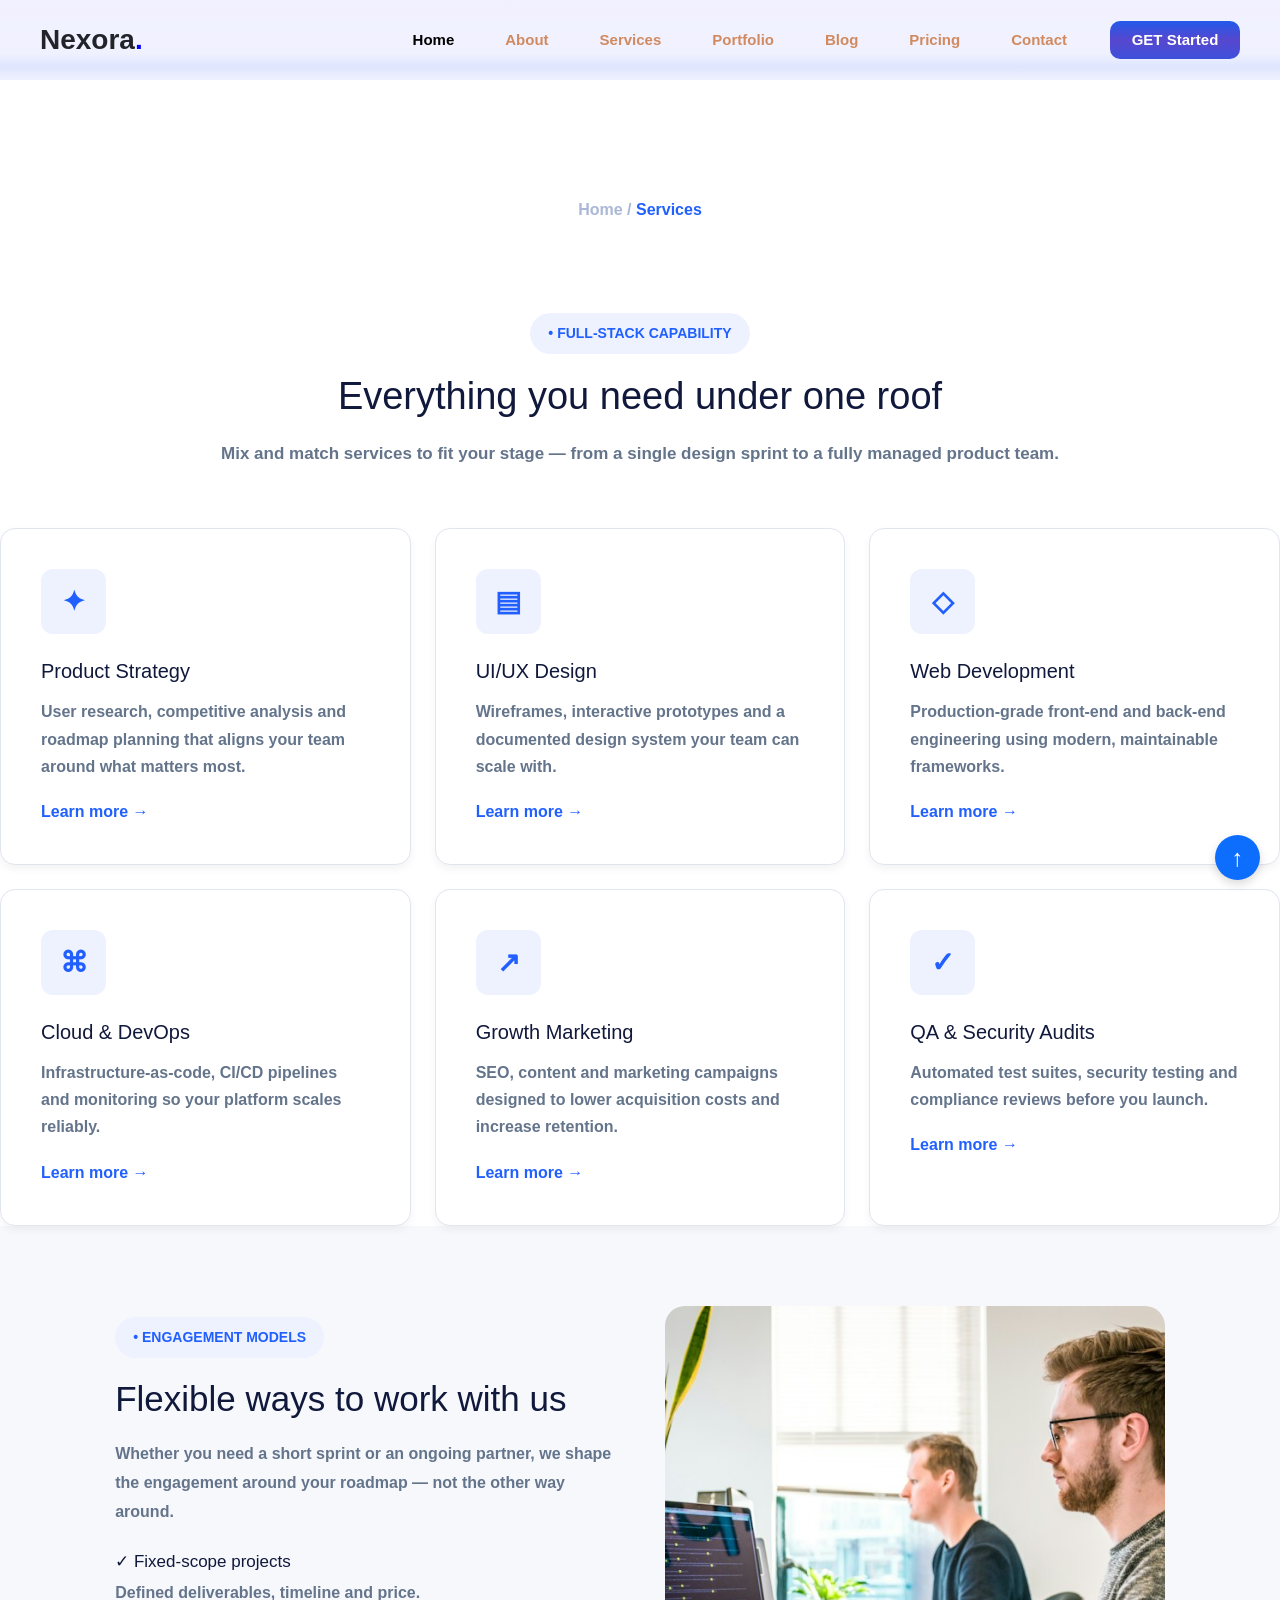
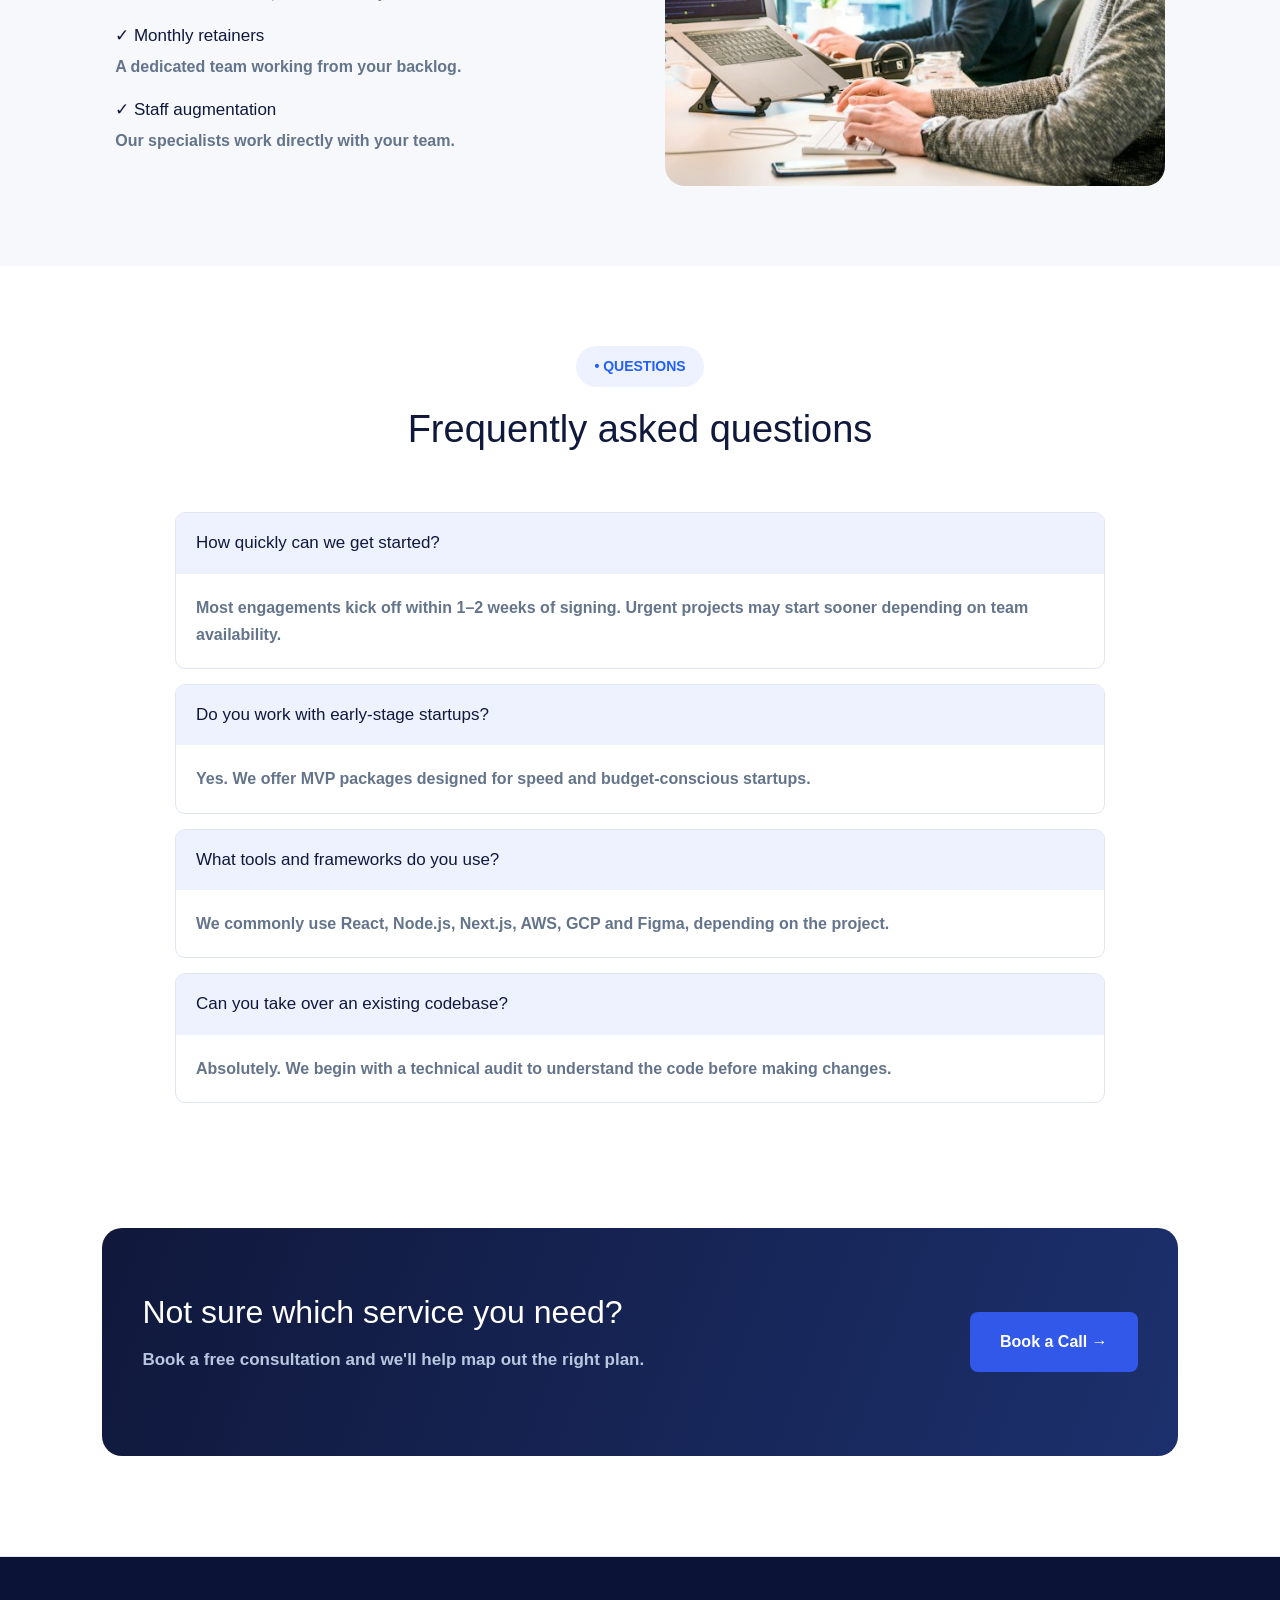
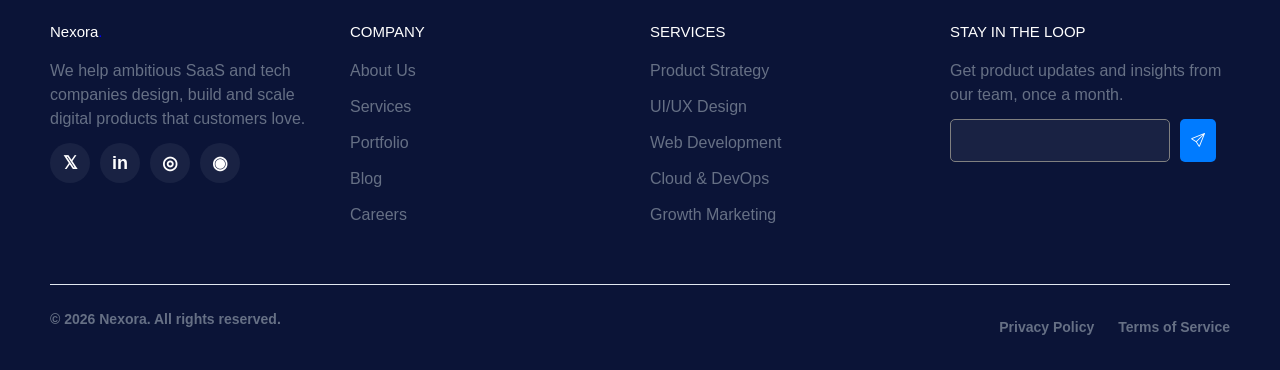
<file: services.html>
<!doctype html>
<html lang="en">
  <head>
    <meta charset="UTF-8" />
    <meta name="viewport" content="width=device-width, initial-scale=1.0" />
    <title>Project</title>
    <link rel="stylesheet" href="CSS/common.css">
    <link rel="stylesheet" href="https://cdn.jsdelivr.net/npm/bootstrap@5.3.8/dist/css/bootstrap.min.css">
    <link rel="stylesheet" href="https://cdn.jsdelivr.net/npm/bootstrap-icons@1.13.2/font/bootstrap-icons.min.css">
    <link rel="stylesheet" href="CSS/services.css" />
  </head>
  <body>
    <header>
      <div>
        <span>Nexora<span class="dot">.</span></span>
      </div>
      <div id="header-pointer">
        <div><a href="./index.html" id="home">Home</a></div>
        <div><a href="./about.html">About</a></div>
        <div><a href="./services.html">Services</a></div>
        <div><a href="./portfolio.html">Portfolio</a></div>
        <div><a href="./blog.html">Blog</a></div>
        <div><a href="./pricing.html">Pricing</a></div>
        <div><a href="./contact.html">Contact </a></div>
        <div>
          <button><a href="./contact.html" id="last">GET Started</a></button>
        </div>
      </div>
    </header>
    <section class="section0">
      <div class="maindiv">
        <h1>Our Services</h1>
       <p><a href="index.html">Home</a> / <span>Services</span></p>
      </div>
    </section>
    <div class="heading">
        <span class="tag">• FULL-STACK CAPABILITY</span>
        <h2>Everything you need under one roof</h2>
        <p>Mix and match services to fit your stage — from a single design sprint to a fully managed product team.</p>
    </div>

    <div class="cards">

        <div class="card">
            <div class="icon">✦</div>
            <h3>Product Strategy</h3>
            <p>User research, competitive analysis and roadmap planning that aligns your team around what matters most.</p>
            <a href="contact.html">Learn more →</a>
        </div>

        <div class="card">
            <div class="icon">▤</div>
            <h3>UI/UX Design</h3>
            <p>Wireframes, interactive prototypes and a documented design system your team can scale with.</p>
            <a href="contact.html">Learn more →</a>
        </div>

        <div class="card">
            <div class="icon">◇</div>
            <h3>Web Development</h3>
            <p>Production-grade front-end and back-end engineering using modern, maintainable frameworks.</p>
            <a href="contact.html">Learn more →</a>
        </div>

        <div class="card">
            <div class="icon">⌘</div>
            <h3>Cloud & DevOps</h3>
            <p>Infrastructure-as-code, CI/CD pipelines and monitoring so your platform scales reliably.</p>
            <a href="contact.html">Learn more →</a>
        </div>

        <div class="card">
            <div class="icon">↗</div>
            <h3>Growth Marketing</h3>
            <p>SEO, content and marketing campaigns designed to lower acquisition costs and increase retention.</p>
            <a href="contact.html">Learn more →</a>
        </div>

        <div class="card">
            <div class="icon">✓</div>
            <h3>QA & Security Audits</h3>
            <p>Automated test suites, security testing and compliance reviews before you launch.</p>
            <a href="contact.html">Learn more →</a>
        </div>

    </div>
</div>

<div class="models">

    <div class="model-text">
        <span class="tag">• ENGAGEMENT MODELS</span>
        <h2>Flexible ways to work with us</h2>

        <p>Whether you need a short sprint or an ongoing partner, we shape the engagement around your roadmap — not the other way around.</p>

        <div class="model">
            <h3>✓ Fixed-scope projects</h3>
            <p>Defined deliverables, timeline and price.</p>
        </div>

        <div class="model">
            <h3>✓ Monthly retainers</h3>
            <p>A dedicated team working from your backlog.</p>
        </div>

        <div class="model">
            <h3>✓ Staff augmentation</h3>
            <p>Our specialists work directly with your team.</p>
        </div>
    </div>

    <div class="model-image">
        <img src="./images/services.jpg" alt="Team working together">
    </div>

</div>

<div class="faq">

    <div class="heading">
        <span class="tag">• QUESTIONS</span>
        <h2>Frequently asked questions</h2>
    </div>

    <div class="questions">

        <div class="question">
            <h3>How quickly can we get started?</h3>
            <p>Most engagements kick off within 1–2 weeks of signing. Urgent projects may start sooner depending on team availability.</p>
        </div>

        <div class="question">
            <h3>Do you work with early-stage startups?</h3>
            <p>Yes. We offer MVP packages designed for speed and budget-conscious startups.</p>
        </div>

        <div class="question">
            <h3>What tools and frameworks do you use?</h3>
            <p>We commonly use React, Node.js, Next.js, AWS, GCP and Figma, depending on the project.</p>
        </div>

        <div class="question">
            <h3>Can you take over an existing codebase?</h3>
            <p>Absolutely. We begin with a technical audit to understand the code before making changes.</p>
        </div>

    </div>
</div>

<div class="cta">
    <div>
        <h2>Not sure which service you need?</h2>
        <p>Book a free consultation and we'll help map out the right plan.</p>
    </div>

    <a href="contact.html">Book a Call →</a>
</div>

     <footer>
      <div class="maindiv">
        <div class="box1">
          <div class="box">
            <span>Nexora<span class="dot">.</span></span>
            <p>
              We help ambitious SaaS and tech companies design, build and scale
              digital products that customers love.
            </p>
            <div class="social-links">
     <a href="" class="social-icon">𝕏</a>
  <a href="" class="social-icon">in</a>
  <a href="" class="social-icon">◎</a>
  <a href="" class="social-icon">◉</a>
</div>
          </div>
          <div class="box">
            <span>COMPANY</span>
            <p><a href=""></a>About Us</p>
            <p><a href=""></a>Services</p>
            <p><a href="">Portfolio</a></p>
            <p><a href="">Blog</a></p>
            <p><a href="">Careers</a></p>
          </div>
          <div class="box">
            <span>SERVICES</span>
            <p><a href="">Product Strategy</a></p>
            <p><a href="">UI/UX Design</a></p>
            <p><a href="">Web Development</a></p>
            <p><a href="">Cloud & DevOps</a></p>
            <p><a href="">Growth Marketing</a></p>
          </div>
          <div class="box">
            <span>STAY IN THE LOOP</span>
            <p>Get product updates and insights from our team, once a month.</p>
            <div class="subscribe-form">
  <input 
    type="email"
  >
  <button type="button"><i class="bi bi-send text-white"></i></button>
</div>
          </div>
        </div>
        <div class="box2">
          <p>© 2026 Nexora. All rights reserved.</p>
          <a href="" class="back-top"> ↑ </a>
          <div class="links">
            <a href="#">Privacy Policy</a><a href="#">Terms of Service</a>
          </div>
        </div>
      </div>
    </footer>
  </body>
</html>
</file>
<file: CSS/style.css>
* {
  margin: 0;
  box-sizing: border-box;
  font-family: "Plus Jakarta Sans", sans-serif;
  font-weight: 700;
}
html,
body {
  overflow-x: hidden;
}
button {
  cursor: pointer;
}
button a {
  display: flex;
  align-items: center;
  justify-content: center;
  width: 100%;
  height: 100%;
  text-decoration: none;
}

#p {
  display: inline-flex;
  align-items: center;
  width: fit-content;
  padding: 0.4rem 1rem;
  border-radius: 20px;
  background: #eef2ff;
  span {
    font-size: 0.75rem;
    letter-spacing: 0.12em;
    text-transform: uppercase;
    color: #155eef;
  }
}

header {
  position: fixed;
  top: 0;
  left: 0;
  width: 100%;
  height: 68px;
  z-index: 1030;
  display: flex;
  align-items: center;
  justify-content: space-between;
  padding:  40px;
  background: linear-gradient(#f1f1ff, #f3f0ff, #f0f2ff, #f2f1ff, #f0f1ff, #dee5fd, #eff2ff);
  span {
    font-size: 28px;
    .dot {
      color: blue;
    }
  }
  #header-pointer {
    display: flex;
    align-items: center;
    column-gap: 35px;
    font-size: 15px;
    a {
      text-decoration: none;
      color: #d18a5f;
      padding: 10px 8px;
    }
    a:hover {
      color: black;
      background-color: rgba(255, 255, 255, 0.7);
      border-radius: 10px;
    }
    #home {
      color: black;
    }
    button {
      height: 38px;
      width: 130px;
      background: linear-gradient(#215aea, #5747ce, #3d50db);
      border-radius: 10px;
      border: none;
      transition:transform 0.1s ease-in;
      #last
      {
        color:white;
        
      }
      #last:hover{
       background: linear-gradient(#215aea, #5747ce, #3d50db);
       color:white;
      }
      
    }
     button:hover{
        transform:translateY(-2px);
      }
  }
}

.section1 {
  min-height: 600px;
  padding: 68px 60px 0;
  display: flex;
  justify-content: space-between;
  align-items: center;
  column-gap: 40px;
  background: linear-gradient(#f1f1ff, #f3f0ff, #f0f2ff, #f2f1ff, #f0f1ff, #dee5fd, #eff2ff);
  .part1 {
    width: 55%;
    padding: 20px 0;
    display: flex;
    flex-direction: column;
    row-gap: 20px;
    #small {
      font-size: 14px;
      color:#155EEF;
       font-weight:-2;
    }
    #large {
      font-size: 55px;
      line-height: 1.1;
    }
    p {
      font-size: 20px;
      color: #667085;
      font-weight:70;
      width:500px;
    }
    #btn {
      display: flex;
      column-gap: 15px;
    }
    button {
      height: 55px;
      width: 190px;
      background-color: #f7f9fc;
      border-radius: 10px;
      border: none;
      transition: transform 0.3s ease;
    }
    button #last {
      color: white;
    }
    button:hover {
      transform: translateY(-3px) scale(1.01);
    }
  }
  .img {
    display: flex;
    img {
      width: 48px;
      height: 48px;
      object-fit: cover;
      border: 2px solid white;
      border-radius: 50%;
      margin-right: -14px;
    }
  }
  .combine1 {
    display: flex;
    align-items: center;
    column-gap: 30px;
    .star {
      display: flex;
      flex-direction: column;
      row-gap: 3px;
      justify-content: center;
      font-size: 15px;
      color: #ffb400;
    }
  }
 .part2 {
  position: relative;
  width: 40%;
  max-width: 480px;
  margin: 0 auto;
  padding: 24px 0 34px;
  .box {
    background: #fff;
    border: 1px solid #e4e7ec;
    border-radius: 20px;
    padding: 24px;
    box-shadow: 0 20px 48px rgba(11, 20, 55, 0.12);
    .box1 {
      display: flex;
      justify-content: space-between;
      align-items: center;
      margin-bottom: 1rem;
      .dots {
        display: flex;
        gap: 0.5rem;
        span {
          display: block;
          width: 10px;
          height: 10px;
          border-radius: 50%;
        }
      }
      .live {
        padding: 3px 12px;
        font-size: 12px;
        color: #12b76a;
        background: #ecfdf3;
        border-radius: 100px;
      }
    }
    .bar {
      height: 12px;
      margin-bottom: 10px;
      border-radius: 6px;
      background: #e4e7ec;
    }
    .box2 {
      display: grid;
      grid-template-columns: 1fr 1fr;
      gap: 0.5rem;
      margin: 1rem 0;
      div {
        padding: 1rem;
        border-radius: 0.5rem;
      }
      i {
        font-size: 1.5rem;
        color: #155eef;
      }
      .line1 {
        margin-top: 0.5rem;
        font-family: "Sora", sans-serif;
        font-size: 1rem;
        color: #0b1437;
      }
      .line2 {
        font-size: 0.875em;
        font-weight: 400;
        color: #667085;
      }
    }
  }
  .float {
    position: absolute;
    display: flex;
    align-items: center;
    gap: 10px;
    padding: 12px 16px;
    border-radius: 14px;
    background: #fff;
    font-size: 14px;
    color: #0b1437;
    box-shadow: 0 8px 24px rgba(11, 20, 55, 0.08);
    small {
      font-size: 12px;
      font-weight: 400;
      color: #667085;
    }
    .icon {
      width: 36px;
      height: 36px;
      display: flex;
      align-items: center;
      justify-content: center;
      border-radius: 10px;
      font-size: 1.1rem;
    }
    .green {
      color: #12b76a;
      background: rgba(18, 183, 106, 0.1);
    }
    .blue {
      color: #155eef;
      background: #eef2ff;
    }
    &.a {
      right:-20px;
      bottom: 10px;
    }
    &.b {
      left: -20px;
      top: 0;
    }
  }
}
}
.section2 {
  display: flex;
  flex-direction: column;
  align-items: center;
  justify-content: center;
  row-gap: 15px;
  padding: 30px 20px;
  background-color:#FFFFFF;
  #inside {
    display: flex;
    flex-wrap: wrap;
    justify-content: center;
    gap: 20px 100px;
    color:#98a2b3;
    font-weight:100;

  }
}

.section3 {
  display: flex;
  flex-wrap: wrap;
  justify-content: space-between;
  align-items: flex-end;
  padding: 100px 70px;
  background-color: #F7F9FC;
  #first {
    display: flex;
    flex-direction: column;
    row-gap: 13px;
  }
  #viewall a {
    text-decoration: none;
    color: #155eef;
  }
  #cards {
    display: flex;
    justify-content: space-between;
    column-gap: 25px;
    width: 100%;
    margin-top: 70px;
    .box {
      flex: 1;
      min-height: 350px;
      padding: 30px 35px;
      border-radius: 23px;
      background: #f8fafc;
      font-size: 15px;
      line-height: 1.6;
      color: #667295;
      border:0.1px solid lightgray;
      display: flex;
      flex-direction: column;
      row-gap: 10px;
      align-items: flex-start;
      transition:transform 0.2s ease-in,box-shadow 0.3s ease;
      p {
        margin-bottom:15px;
        font-size: 20px;
        color: #0b1437;
      }
    }
    .box:hover{
      transform:translateY(-8px);
      box-shadow: 0 5px 20px rgba(0, 0, 0, 0.12);
    }
  }
}
.section4 {
  display: flex;
  justify-content: center;
  align-items: center;
  padding: 60px 20px;
  #maindiv {
    display: flex;
    align-items: center;
    width: 100%;
    max-width: 1140px;
    #box1 {
      width: 50%;
      display: flex;
      justify-content: center;
      img {
        width: 100%;
        max-width: 534px;
        height: 427px;
        object-fit: cover;
        border-radius: 25px;
      }
    }
    #box2 {
      width: 50%;
      display: flex;
      flex-direction: column;
      row-gap: 30px;
      padding-left: 50px;
      #listcontent {
        display: flex;
        flex-direction: column;
        row-gap: 15px;
      }
      button {
        height: 55px;
        width: 190px;
        background: linear-gradient(#215aea, #5747ce, #3d50db);
        border-radius: 10px;
        border: none;
        transition: transform 0.3s ease;
      }
      button #last {
        color: white;
      }
      button:hover {
        transform: translateY(-3px) scale(1.01);
      }
    }
  }
}
.section5 {
  display: flex;
  justify-content: center;
  padding: 40px 20px;
  #maindiv {
    display: flex;
    justify-content: center;
    width: 100%;
    max-width: 1140px;
    .box {
      flex: 1;
      display: flex;
      flex-direction: column;
      align-items: center;
      justify-content: center;
      .line1 {
        font-size: 2.2rem;
        color: #0b1437;
        font-weight: 800;
      }
      .line2 {
        font-size: 0.9rem;
        font-weight: 500;
        color: #667085;
      }
    }
  }
}

.section6 {
  display: flex;
  justify-content: center;
  padding: 80px 20px;
  .maindiv {
    display: flex;
    flex-direction: column;
    row-gap: 60px;
    width: 100%;
    max-width: 1140px;
    .box1 {
      display: flex;
      flex-direction: column;
      align-items: center;
      row-gap: 15px;
    }
    .box2 {
      display: flex;
      column-gap: 45px;
      .box {
        flex: 1;
      }
      .b1 {
        .line1 {
          font-size: 3rem;
          color: #2359e8;
          font-weight: 800;
        }
        .line2 {
          font-size: 2rem;
          color: #667085;
        }
        .line3 {
          max-width: 280px;
          font-size: 1.05rem;
          line-height: 1.7;
          color: #667085;
          font-weight: 300;
        }
      }
    }
  }
}
.section7 {
  display: flex;
  justify-content: center;
  padding: 60px 20px;
  .maindiv {
    display: flex;
    flex-direction: column;
    row-gap: 50px;
    width: 100%;
    max-width: 1140px;
    .box1 {
      display: flex;
      justify-content: space-between;
      align-items: flex-end;
      .top {
        display: flex;
        flex-direction: column;
        row-gap: 8px;
      }
      .bottom {
        font-size: 15px;
        a {
          color: #155eef;
          text-decoration: none;
        }
        a:hover {
          color: #0e3fb0;
        }
      }
    }
     .box2 {
  min-height: 240px;
  .img {
    display: flex;
    flex-direction: row;
    column-gap: 20px;

    .overlap {
      position: relative;
      overflow: hidden;
      border-radius: 20px;
      height: 230px;
      width: 340px;

      img {
        width: 100%;
        height: 100%;
        object-fit:cover;
        transition: transform 0.5s ease;
      }

      p
     {
        position:absolute;
        bottom: 1px;
        left: 15px;
        color: white;
        opacity:0;
        transition: opacity 0.5s ease;
      }

      &:hover img {
        transform: scale(1.1);
      }

      &:hover p
       {
        opacity:1;
      }
    }
  }
}
  }
}
.section8 {
  padding: 80px 20px;
  .maindiv {
    display: flex;
    flex-direction: column;
    row-gap: 60px;
    .box1 {
      display: flex;
      flex-direction: column;
      align-items: center;
      row-gap: 12px;
      p {
        padding: 0.4rem 1rem;
        border-radius: 20px;
        font-size: 0.75rem;
        letter-spacing: 0.12em;
        text-transform: uppercase;
        color: #155eef;
        background: #eef2ff;
      }
      #line1 {
        font-size: 32px;
        letter-spacing: -0.02em;
        color: #0b1437;
      }
    }
    .box2 {
      display: flex;
      flex-wrap: wrap;
      justify-content: center;
      gap: 20px;
      .box {
        width: 380px;
        display: flex;
        flex-direction: column;
        row-gap: 12px;
        padding: 28px;
        border-radius: 20px;
        background: #f8fafc;
        .line2 {
          flex: 1;
          font-size: 1.05rem;
          line-height: 1.7;
          color: #667085;
          font-weight: 300;
        }
        > div:last-child {
          display: flex;
          align-items: center;
          column-gap: 12px;
        }
        img {
          width: 48px;
          height: 48px;
          object-fit: cover;
          border-radius: 50%;
        }
      }
    }
  }
}
.section9 {
  display: flex;
  justify-content: center;
  padding: 40px 20px;
  .maindiv {
    width: 100%;
    max-width: 1140px;
    padding: 50px;
    border-radius: 24px;
    background:#0B1437;
    color: white;
    .box {
      display: flex;
      justify-content: space-between;
      align-items: center;
      column-gap: 30px;
      h2,
      p {
        color: white;
      }
      p {
        margin-top: 8px;
        font-weight: 300;
      }
      .box2 {
        display: flex;
        justify-content: center;
        align-items: center;
      }
      button {
        height: 55px;
        width: 170px;
        border: none;
        border-radius: 10px;
        background: white;
      }
      button a {
        color: #215aea;
      }
    }
  }
}
footer {
  padding: 64px 24px 0;
  border-top: 1px solid #e2e8f0;
  a {
    text-decoration: none;
  }
  background-color:#0B1437;
  .maindiv {
    display: flex;
    flex-direction: column;
    row-gap: 5px;
    max-width: 1180px;
    margin: 0 auto;
    .box1 {
      display: flex;
      justify-content: space-between;
      column-gap: 20px;
      padding-bottom: 40px;
      .box {
        flex: 1;
        .social-links {
  display: flex;
  gap: 10px;
}

.social-icon {
  width: 40px;
  height: 40px;
  display: flex;
  justify-content: center;
  align-items: center;
  border-radius: 50%;
color:white ;
background-color:#192243;
  text-decoration: none;
  font-size: 18px;
  font-weight: bold;
  transition: 0.3s;
}

.social-icon:hover {
  background-color: #007bff;
  color: white;
  border-color: #007bff;
}
        span {
          display: block;
          margin-bottom: 16px;
          font-size: 15px;
          font-weight: 400;
          color:white;
          .dot {
            display: inline;
            margin: 0;
            font-size: inherit;
            color: blue;
          }
        }
        .logo {
          font-size: 28px;
          letter-spacing: -0.03em;
        }
        p {
          max-width: 320px;
          margin: 0 0 12px;
          font-size: 16px;
          color: #667085;
          font-weight: 300;
          a {
            font-size: 16px;
            color: #667085;
            font-weight: 300;
            &:hover {
              color: blue;
            }
          }
        }
        .subscribe-form {
  display: flex;
  align-items: center;
  gap: 10px;
}

.subscribe-form input {
  padding: 10px 15px;
  border: 0.1px solid gray;
  border-radius: 5px;
  font-size: 14px;
  background-color: #192243;
  color:black;
}

.subscribe-form input:focus {
  outline: 10px solid #007bff;
}

.subscribe-form button {
  padding: 11px ;
  border: none;
  border-radius: 5px;
  background: #007bff;
  color: white;
  font-size: 14px;
  cursor: pointer;
}

.subscribe-form button:hover {
  background: #0056b3;
}
      }
    }
    .box2 {
      display: flex;
      flex-wrap: wrap;
      justify-content: space-between;
      align-items: center;
      gap: 12px;
      padding: 24px 0;
      border-top: 1px solid #e2e8f0;
      p {
        font-size: 14px;
        color: #667085;
      }
      .links {
        display: flex;
        gap: 24px;
        a {
          font-size: 14px;
          color: #667085;
          &:hover {
            color: blue;
          }
        }
      }
      .back-top {
  position: fixed;
  right: 20px;
  bottom: 20px;
  width: 45px;
  height: 45px;
  background-color: #0d6efd;
  color: white;
  display: flex;
  justify-content: center;
  align-items: center;
  border-radius: 50%;
  text-decoration: none;
  font-size: 24px;
  box-shadow: 0 4px 10px rgba(0, 0, 0, 0.15);
  transition: 0.3s ease;
}

.back-top:hover {
  background-color: #0b5ed7;
  color: white;
  transform: translateY(-4px);
}
    }
  }
}

@media (max-width: 900px) {
  header #header-pointer > div:not(:last-child) {
    display: none;
  }
  .section1,
  .section4 #maindiv,
  .section6 .maindiv .box2,
  .section9 .maindiv .box,
  .section3 #cards {
    flex-direction: column;
  }
  .section1 .part1,
  .section1 .part2,
  .section4 #maindiv #box1,
  .section4 #maindiv #box2 {
    width: 100%;
  }
  .section1 .part1 #large {
    font-size: 40px;
  }
  footer .maindiv .box1 {
    flex-wrap: wrap;
    .box {
      flex: 1 1 40%;
    }
  }
}
@media (max-width: 560px) {
  footer .maindiv .box1 .box {
    flex: 1 1 100%;
  }
}
</file>
<file: CSS/common.css>
* {
  margin: 0;
  box-sizing: border-box;
  font-family: "Plus Jakarta Sans", sans-serif;
  font-weight: 700;
}
html,
body {
  overflow-x: hidden;
}
button {
  cursor: pointer;
}
button a {
  display: flex;
  align-items: center;
  justify-content: center;
  width: 100%;
  height: 100%;
  text-decoration: none;
}

#p {
  display: inline-flex;
  align-items: center;
  width: fit-content;
  padding: 0.4rem 1rem;
  border-radius: 20px;
  background: #eef2ff;
  span {
    font-size: 0.75rem;
    letter-spacing: 0.12em;
    text-transform: uppercase;
    color: #155eef;
  }
}

/* ---------- header ---------- */
header {
  position: fixed;
  top: 0;
  left: 0;
  width: 100%;
  height: 68px;
  z-index: 1030;
  display: flex;
  align-items: center;
  justify-content: space-between;
  padding: 0 60px;
  background: linear-gradient(#f1f1ff, #f3f0ff, #f0f2ff, #f2f1ff, #f0f1ff, #dee5fd, #eff2ff);
  span {
    font-size: 28px;
    .dot {
      color: blue;
    }
  }
  #header-pointer {
    display: flex;
    align-items: center;
    column-gap: 35px;
    font-size: 15px;
    a {
      text-decoration: none;
      color: #d18a5f;
      padding: 10px 8px;
    }
    a:hover {
      color: black;
      background-color: rgba(255, 255, 255, 0.7);
      border-radius: 10px;
    }
    #home {
      color: black;
    }
    button {
      height: 38px;
      width: 130px;
      background: linear-gradient(#215aea, #5747ce, #3d50db);
      border-radius: 10px;
      border: none;
    }
    button #last,
    button #last:hover {
      color: white;
      background: none;
    }
  }
}

/* ---------- footer ---------- */
footer {
  padding: 64px 24px 0;
  border-top: 1px solid #e2e8f0;
  a {
    text-decoration: none;
  }
  background-color:#0B1437;
  .maindiv {
    display: flex;
    flex-direction: column;
    row-gap: 5px;
    max-width: 1180px;
    margin: 0 auto;
    .box1 {
      display: flex;
      justify-content: space-between;
      column-gap: 20px;
      padding-bottom: 40px;
      .box {
        flex: 1;
        .social-links {
  display: flex;
  gap: 10px;
}

.social-icon {
  width: 40px;
  height: 40px;
  display: flex;
  justify-content: center;
  align-items: center;
  border-radius: 50%;
color:white ;
background-color:#192243;
  text-decoration: none;
  font-size: 18px;
  font-weight: bold;
  transition: 0.3s;
}

.social-icon:hover {
  background-color: #007bff;
  color: white;
  border-color: #007bff;
}
        span {
          display: block;
          margin-bottom: 16px;
          font-size: 15px;
          font-weight: 400;
          color:white;
          .dot {
            display: inline;
            margin: 0;
            font-size: inherit;
            color: blue;
          }
        }
        .logo {
          font-size: 28px;
          letter-spacing: -0.03em;
        }
        p {
          max-width: 320px;
          margin: 0 0 12px;
          font-size: 16px;
          color: #667085;
          font-weight: 300;
          a {
            font-size: 16px;
            color: #667085;
            font-weight: 300;
            &:hover {
              color: blue;
            }
          }
        }
        .subscribe-form {
  display: flex;
  align-items: center;
  gap: 10px;
}

.subscribe-form input {
  padding: 10px 15px;
  border: 0.1px solid gray;
  border-radius: 5px;
  font-size: 14px;
  background-color: #192243;
  color:black;
}

.subscribe-form input:focus {
  outline: 10px solid #007bff;
}

.subscribe-form button {
  padding: 11px ;
  border: none;
  border-radius: 5px;
  background: #007bff;
  color: white;
  font-size: 14px;
  cursor: pointer;
}

.subscribe-form button:hover {
  background: #0056b3;
}
      }
    }
    .box2 {
      display: flex;
      flex-wrap: wrap;
      justify-content: space-between;
      align-items: center;
      gap: 12px;
      padding: 24px 0;
      border-top: 1px solid #e2e8f0;
      p {
        font-size: 14px;
        color: #667085;
      }
      .links {
        display: flex;
        gap: 24px;
        a {
          font-size: 14px;
          color: #667085;
          &:hover {
            color: blue;
          }
        }
      }
      .back-top {
  position: fixed;
  right: 20px;
  bottom: 20px;
  width: 45px;
  height: 45px;
  background-color: #0d6efd;
  color: white;
  display: flex;
  justify-content: center;
  align-items: center;
  border-radius: 50%;
  text-decoration: none;
  font-size: 24px;
  box-shadow: 0 4px 10px rgba(0, 0, 0, 0.15);
  transition: 0.3s ease;
}

.back-top:hover {
  background-color: #0b5ed7;
  color: white;
  transform: translateY(-4px);
}
    }
  }
}
@media (max-width: 900px) {
  header #header-pointer > div:not(:last-child) {
    display: none;
  }
  footer .maindiv .box1 {
    flex-wrap: wrap;
    .box {
      flex: 1 1 40%;
    }
  }
}
@media (max-width: 560px) {
  footer .maindiv .box1 .box {
    flex: 1 1 100%;
  }
}
</file>
<file: CSS/about.css>
.section {
    background: linear-gradient(110deg, #10183b, #1c306d);
    text-align: center;
    padding: 100px 20px 60px;
    color: white;
}

.section .box1 h1 {
    font-size: 48px;
    margin-bottom: 20px;
}

.section .box1 p {
    color: #aab7d5;
}

.section .box1 a {
    color: #aab7d5;
    text-decoration: none;
}

.section .box1 span {
    color: #2160ff;
}

.maindiv {
    width: 90%;
    max-width: 1200px;
    margin: auto;
}

.shadow {
    display: inline-block;
    background: #eef2ff;
    color: #2160ff;
    padding: 10px 18px;
    border-radius: 30px;
    font-size: 14px;
    font-weight: bold;
    margin-bottom: 20px;
}
.section1 {
    padding: 80px 0;
    background: white;
}

.section1 .box1 {
    display: flex;
    align-items: center;
    gap: 60px;
    text-align: left;
}

.section1 .box2 {
    width: 48%;
}

.section1 .box2 img {
    width: 100%;
    height: 550px;
    object-fit: cover;
    border-radius: 25px;
}

.section1 .box3 {
    width: 52%;
}
.section1 .box3 h2 {
    color: #10183b;
    font-size: 38px;
    line-height: 1.2;
    margin-bottom: 25px;
}
.section1 .box3 > p {
    color: #64748b;
    font-size: 16px;
    line-height: 1.8;
    margin-bottom: 20px;
}

.section1 .innerbox1 {
    display: flex;
    gap: 30px;
    margin-top: 30px;
}

.section1 .innerbox2 {
    display: flex;
    align-items: center;
    gap: 15px;
}

.section1 .icon {
    background: #eef2ff;
    color: #2160ff;
    width: 60px;
    height: 60px;
    display: flex;
    align-items: center;
    justify-content: center;
    font-size: 28px;
    border-radius: 12px;
    flex-shrink: 0;
}

.section1 .green {
    background: #e5f8ef;
    color: #00b879;
}

.section1 .innerbox2 h4 {
    color: #10183b;
    margin-bottom: 8px;
}

.section1 .innerbox2 p {
    color: #64748b;
    font-size: 14px;
}
.section2 {
    background: #f6f8fc;
    padding: 70px 0 80px;
}

.section2 .box1 {
    text-align: center;
    margin-bottom: 50px;
}

.section2 .box1 h2 {
    color: #10183b;
    font-size: 38px;
    margin-top: 10px;
}

.section2 .box2 {
    display: flex;
    gap: 25px;
}

.section2 .innerbox1 {
    flex: 1;
    background: white;
    border: 1px solid #e0e5ee;
    border-radius: 18px;
    padding: 35px 20px;
    text-align: center;
    box-shadow: 0 4px 8px rgba(0, 0, 0, 0.04);
}

.section2 .icon {
    background: #eef2ff;
    color: #2160ff;
    width: 65px;
    height: 65px;
    border-radius: 12px;
    margin: 0 auto 20px;
    display: flex;
    align-items: center;
    justify-content: center;
    font-size: 30px;
}

.section2 .purple {
    background: #f3edff;
    color: #7440e8;
}

.section2 .green {
    background: #e5f8ef;
    color: #00b879;
}

.section2 .innerbox1 h3 {
    color: #172c6b;
    font-size: 20px;
    margin-bottom: 15px;
}

.section2 .innerbox1 p {
    color: #64748b;
    font-size: 15px;
    line-height: 1.7;
}
.section3 {
    padding: 70px 0 80px;
    background: white;
}

.section3 .box1 {
    text-align: center;
    margin-bottom: 50px;
}

.section3 .box1 h2 {
    color: #10183b;
    font-size: 38px;
    margin-top: 10px;
}

.section3 .box2 {
    display: flex;
    gap: 25px;
}

.section3 .innerbox1 {
    flex: 1;
    border: 1px solid #e0e5ee;
    border-radius: 18px;
    padding: 30px 20px;
    text-align: center;
    box-shadow: 0 4px 8px rgba(0, 0, 0, 0.04);
}

.section3 .innerbox1 img {
    width: 120px;
    height: 120px;
    border-radius: 50%;
    object-fit: cover;
    margin-bottom: 20px;
}

.section3 .innerbox1 h3 {
    color: #172c6b;
    font-size: 21px;
    margin-bottom: 12px;
}

.section3 .innerbox1 h4 {
    color: #2160ff;
    font-size: 16px;
    font-weight: normal;
    margin-bottom: 15px;
}

.section3 .innerbox1 p {
    color: #64748b;
    font-size: 15px;
    line-height: 1.7;
}
.section4 {
    background: linear-gradient(110deg, #10183b, #1c306d);
    margin: 0 5% 80px;
    padding: 60px 0;
    border-radius: 25px;
    color: white;
}

.section4 .maindiv {
    display: flex;
    align-items: center;
    justify-content: space-between;
    gap: 30px;
}

.section4 .box1 {
    text-align: left;
    margin-bottom: 0;
}

.section4 .box1 h2 {
    color: white;
    font-size: 36px;
    margin-bottom: 18px;
}

.section4 .box1 p {
    color: #b9c6e0;
    font-size: 18px;
    line-height: 1.6;
}

.section4 .box2 a {
    display: inline-block;
    background: linear-gradient(110deg, #2160ff, #6740d2);
    color: white;
    padding: 18px 30px;
    border-radius: 12px;
    font-weight: bold;
    white-space: nowrap;
    transition: 0.3s;
}

.section4 .box2 a:hover {
    transform: translateY(-3px);
}
@media (max-width: 900px) {

    .section1 .box1 {
        flex-direction: column;
    }

    .section1 .box2,
    .section1 .box3 {
        width: 100%;
    }

    .section1 .box2 img {
        height: 400px;
    }

    .section2 .box2,
    .section3 .box2 {
        flex-wrap: wrap;
    }

    .section2 .innerbox1,
    .section3 .innerbox1 {
        flex: 1 1 40%;
    }

    .section4 .maindiv {
        flex-direction: column;
        align-items: flex-start;
    }
}


@media (max-width: 550px) {

    .section .box1 h1 {
        font-size: 36px;
    }

    .section1 .box3 h2,
    .section2 .box1 h2,
    .section3 .box1 h2 {
        font-size: 30px;
    }

    .section1 .innerbox1 {
        flex-direction: column;
    }

    .section2 .innerbox1,
    .section3 .innerbox1 {
        flex: 1 1 100%;
    }

    .section4 {
        padding: 40px 0;
    }

    .section4 .box1 h2 {
        font-size: 30px;
    }

    .section4 .box2 a {
        padding: 15px 22px;
    }
}
</file>
<file: CSS/portfolio.css>
.section1
{
    .maindiv {
    background: linear-gradient(#111A43);
    text-align: center;
    padding: 130px 20px 75px;
    color: white;
}

.maindiv h1 {
    font-size: 40px;
    margin-bottom: 20px;
}

.maindiv p {
    color: #aab7d5;
}

.maindiv a {
    color: #aab7d5;
    text-decoration: none;
}

.maindiv span {
    color: #2160ff;
}
}

.section2{
    padding:30px;
    .maindiv{
        text-align: center;
        line-height:35px;
        a{
            text-decoration: none;
            font-size: 16px;
            color: black;
            font-weight:70;
        }
        button{
            border: none;
            border-radius: 3px;
            min-height:35px;
            
        }
        button:active{
      background-color: #2160ff;
         a{color: white;} 
        }
        p{
            font-weight:10;
        }
    }

}
.section3
{
    .container{
        display:grid;
        grid-template-columns: 1fr 1fr 1fr;
        row-gap: 25px;
        .overlap{
           position: relative;
           overflow: hidden;
           border-radius: 20px;
      height: 230px;
      width: 340px;
            img{
                  width: 100%;
        height: 100%;
                object-fit: cover;
                transition:transform 0.5s ease-in;
            }
            img:hover{
                transform: scale(1.1);
               
            }
            p{
                opacity: 0;
                position:absolute;
                left: 10px;
                bottom:10px;
                color: white;
                font-size: large;
            }
            &:hover p{
               opacity: 1;
            }  
        }
    }
}
</file>
<file: CSS/pricing.css>
* {
    margin: 0;
    padding: 0;
    box-sizing: border-box;
}

html,
body {
    width: 100%;
    margin: 0;
}

body {
    font-family: Arial, Helvetica, sans-serif;
}
.section0 {
    width: 100%;
    background: #111A43;
    color: white;

    .maindiv {
        width: 100%;
        max-width: none;
        margin: 0;
        padding: 130px 20px 75px;
        text-align: center;
    }

    h1 {
        font-size: 40px;
        margin-bottom: 20px;
    }

    p {
        color: #aab7d5;
    }

    a {
        color: #aab7d5;
        text-decoration: none;
    }

    span {
        color: #2160ff;
    }
}

.section {
    width: 100%;
    padding: 60px 0;
    background-color: white;

    .maindiv {
        width: 90%;
        max-width: 1200px;
        margin: 0 auto;
    }

    .box1 {
        text-align: center;
        margin-bottom: 40px;

        h2 {
            color: #172C6B;
            font-size: 36px;
            margin: 15px 0;
        }

        p {
            color: #667085;
            font-size: 16px;
            line-height: 1.7;
            max-width: 650px;
            margin: 15px auto;
        }
    }

    .eyebrow {
        color: #5b45d6;
        font-size: 14px;
        font-weight: bold;
    }

    .box2 {
        margin: auto;
    }

    .innerbox1 {
        display: flex;
        align-items: center;
        justify-content: center;
        gap: 15px;
    }

    .monthly,
    .yearly {
        color: #172C6B;
        font-weight: bold;
    }

    .badge {
        background-color: #eeeaff;
        color: #5b45d6;
        padding: 6px 10px;
        border-radius: 20px;
        font-size: 12px;
    }

    .switch {
        width: 50px;
        height: 26px;
        position: relative;
        display: inline-block;

        input {
            display: none;
        }

        .slider {
            position: absolute;
            top: 0;
            left: 0;
            right: 0;
            bottom: 0;
            background-color: #ccc;
            border-radius: 30px;
            cursor: pointer;

            &:before {
                content: "";
                height: 20px;
                width: 20px;
                position: absolute;
                left: 3px;
                bottom: 3px;
                background-color: white;
                border-radius: 50%;
            }
        }

        input:checked + .slider {
            background-color: #5b45d6;
        }

        input:checked + .slider:before {
            transform: translateX(24px);
        }
    }
}

.section1 {
    width: 100%;
    padding: 40px 0 80px;
    background-color: #f8f9fc;

    .maindiv {
        width: 90%;
        max-width: 1200px;
        margin: 0 auto;
    }

    .box1 {
        display: grid;
        grid-template-columns: repeat(3, minmax(0, 1fr));
        gap: 25px;
        text-align: left;
        align-items: stretch;
    }

    .box2 {
        background-color: white;
        padding: 30px;
        border: 1px solid #e5e7eb;
        border-radius: 15px;
        display: flex;
        flex-direction: column;
        position: relative;

        h3 {
            color: #172C6B;
            font-size: 24px;
            margin: 0 0 15px;
        }

        p {
            color: #667085;
            line-height: 1.6;
            font-size: 15px;
        }
    }

    .price-wrap {
        margin: 20px 0;
    }

    .price {
        color: #172C6B;
        font-size: 32px;
        font-weight: bold;
    }

    .price-period {
        color: #667085;
        font-size: 15px;
    }

    hr {
        border: none;
        border-top: 1px solid #e5e7eb;
        margin: 15px 0;
    }

    .innerbox1 {
        display: flex;
        flex-direction: column;
        align-items: flex-start;
        gap: 0;
        margin-bottom: 25px;

        p {
            margin: 8px 0;
            color: #344054;

            span {
                color: #198754;
                font-weight: bold;
                margin-right: 8px;
            }
        }

        .disabled,
        .disabled span {
            color: #a0a7b4;
        }
    }

    .btn {
        display: block;
        text-align: center;
        text-decoration: none;
        color: #172C6B;
        border: 1px solid #172C6B;
        padding: 13px;
        border-radius: 8px;
        margin-top: auto;
        transition: 0.3s;

        &:hover {
            background-color: #172C6B;
            color: white;
        }

        &.primary {
            background-color: #5b45d6;
            color: white;
            border-color: #5b45d6;

            &:hover {
                background-color: #172C6B;
            }
        }
    }

    .featured {
        border: 2px solid #5b45d6;
        box-shadow: 0 8px 25px rgba(0, 0, 0, 0.08);

        .badge {
            display: inline-block;
            align-self: flex-start;
            margin-bottom: 15px;
        }
    }

    .box3 {
        text-align: center;
        margin-top: 35px;

        p {
            color: #667085;
            font-size: 15px;
            line-height: 1.7;
        }

        a {
            color: #5b45d6;
            text-decoration: none;
            font-weight: bold;
        }
    }
}

.section2 {
    width: 100%;
    padding: 80px 0;
    background-color: #f5f7fc;

    .maindiv {
        width: 90%;
        max-width: 1200px;
        margin: 0 auto;
    }

    .box1 {
        text-align: center;
        margin-bottom: 40px;

        h2 {
            color: #172C6B;
            font-size: 36px;
            margin: 15px 0;
        }
    }

    .eyebrow {
        color: #5b45d6;
        font-size: 14px;
        font-weight: bold;
    }

    .box2 {
        width: 100%;
        background-color: white;
        border-radius: 15px;
        overflow-x: auto;
        box-shadow: 0 5px 20px rgba(0, 0, 0, 0.06);
    }

    .row {
        display: grid;
        grid-template-columns: 2fr 1fr 1fr 1.3fr;
        align-items: center;
        min-width: 600px;
        border-bottom: 1px solid #e5e7eb;

        &:last-child {
            border-bottom: none;
        }
    }

    .cell {
        padding: 20px 15px;
        text-align: center;
        color: #4b5563;
        font-size: 15px;
    }

    .feature {
        text-align: left;
        padding-left: 25px;
    }

    .heading .cell {
        color: #172C6B;
        font-weight: bold;
        font-size: 16px;
    }

    .growth {
        color: #5b45d6 ;
    }

    .check {
        color: #198754;
        font-size: 22px;
        font-weight: bold;
    }

    .cross {
        color: #a0a7b4;
        font-size: 22px;
    }
}

.section3 {
    width: 100%;
    padding: 80px 0;
    background-color: white;

    .maindiv {
        width: 90%;
        max-width: 1200px;
        margin: 0 auto;
    }

    .box1 {
        text-align: center;
        margin-bottom: 40px;

        h2 {
            color: #172C6B;
            font-size: 36px;
            margin: 15px 0;
        }
    }

    .eyebrow {
        color: #5b45d6;
        font-size: 14px;
        font-weight: bold;
    }

    .box2 {
        width: 100%;
        max-width: 850px;
        margin: auto;
    }

    .faq {
        background-color: white;
        border: 1px solid #e5e7eb;
        border-radius: 12px;
        margin-bottom: 15px;
        overflow: hidden;

        &:hover {
            border-color: #5b45d6;
        }

        summary {
            padding: 22px 50px 22px 25px;
            font-size: 17px;
            font-weight: bold;
            color: #172C6B;
            cursor: pointer;
            list-style: none;
            position: relative;

            &::-webkit-details-marker {
                display: none;
            }

            &:after {
                content: "+";
                position: absolute;
                right: 25px;
                top: 50%;
                transform: translateY(-50%);
                font-size: 24px;
                color: #5b45d6;
            }
        }

        &[open] summary:after {
            content: "−";
        }
    }

    .answer {
        padding: 0 25px 22px;
        color: #667085;
        font-size: 15px;
        line-height: 1.8;
    }
}

@media (max-width: 900px) {
    .section1 {
        .box1 {
            grid-template-columns: repeat(2, minmax(0, 1fr));
        }

        .featured {
            grid-column: span 2;
        }
    }
}

@media (max-width: 600px) {
    .section0 {
        h1 {
            font-size: 30px;
        }
    }

    .section,
    .section1,
    .section2,
    .section3 {
        .maindiv {
            width: 92%;
        }
    }

    .section,
    .section2,
    .section3 {
        .box1 h2 {
            font-size: 28px;
        }
    }

    .section1 {
        .box1 {
            grid-template-columns: 1fr;
        }

        .featured {
            grid-column: span 1;
        }

        .box2 {
            padding: 22px;
        }
    }

    .section2 {
        .cell {
            padding: 15px 10px;
            font-size: 13px;
        }

        .feature {
            padding-left: 15px;
        }
    }

    .section3 {
        .faq summary {
            padding: 18px 45px 18px 18px;
            font-size: 15px;

            &:after {
                right: 18px;
            }
        }

        .answer {
            padding: 0 18px 18px;
            font-size: 14px;
        }
    }
}
</file>
<file: CSS/services.css>
header {
  position: fixed;
  top: 0;
  left: 0;
  width: 100%;
  height: 68px;
  z-index: 1030;
  display: flex;
  align-items: center;
  justify-content: space-between;
  padding:  40px;
  background: linear-gradient(#f1f1ff, #f3f0ff, #f0f2ff, #f2f1ff, #f0f1ff, #dee5fd, #eff2ff);
  span {
    font-size: 28px;
    .dot {
      color: blue;
    }
  }
  #header-pointer {
    display: flex;
    align-items: center;
    column-gap: 35px;
    font-size: 15px;
    a {
      text-decoration: none;
      color: #d18a5f;
      padding: 10px 8px;
    }
    a:hover {
      color: black;
      background-color: rgba(255, 255, 255, 0.7);
      border-radius: 10px;
    }
    #home {
      color: black;
    }
    button {
      height: 38px;
      width: 130px;
      background: linear-gradient(#215aea, #5747ce, #3d50db);
      border-radius: 10px;
      border: none;
    }
    button #last,
    button #last:hover {
      color: white;
      background: none;
    }
  }
}
footer {
  padding: 64px 24px 0;
  border-top: 1px solid #e2e8f0;
  a {
    text-decoration: none;
  }
  background-color:#0B1437;
  .maindiv {
    display: flex;
    flex-direction: column;
    row-gap: 5px;
    max-width: 1180px;
    margin: 0 auto;
    .box1 {
      display: flex;
      justify-content: space-between;
      column-gap: 20px;
      padding-bottom: 40px;
      .box {
        flex: 1;
        .social-links {
  display: flex;
  gap: 10px;
}

.social-icon {
  width: 40px;
  height: 40px;
  display: flex;
  justify-content: center;
  align-items: center;
  border-radius: 50%;
color:white ;
background-color:#192243;
  text-decoration: none;
  font-size: 18px;
  font-weight: bold;
  transition: 0.3s;
}

.social-icon:hover {
  background-color: #007bff;
  color: white;
  border-color: #007bff;
}
        span {
          display: block;
          margin-bottom: 16px;
          font-size: 15px;
          font-weight: 400;
          color:white;
          .dot {
            display: inline;
            margin: 0;
            font-size: inherit;
            color: blue;
          }
        }
        .logo {
          font-size: 28px;
          letter-spacing: -0.03em;
        }
        p {
          max-width: 320px;
          margin: 0 0 12px;
          font-size: 16px;
          color: #667085;
          font-weight: 300;
          a {
            font-size: 16px;
            color: #667085;
            font-weight: 300;
            &:hover {
              color: blue;
            }
          }
        }
        .subscribe-form {
  display: flex;
  align-items: center;
  gap: 10px;
}

.subscribe-form input {
  padding: 10px 15px;
  border: 0.1px solid gray;
  border-radius: 5px;
  font-size: 14px;
  background-color: #192243;
  color:black;
}

.subscribe-form input:focus {
  outline: 10px solid #007bff;
}

.subscribe-form button {
  padding: 11px ;
  border: none;
  border-radius: 5px;
  background: #007bff;
  color: white;
  font-size: 14px;
  cursor: pointer;
}

.subscribe-form button:hover {
  background: #0056b3;
}
      }
    }
    .box2 {
      display: flex;
      flex-wrap: wrap;
      justify-content: space-between;
      align-items: center;
      gap: 12px;
      padding: 24px 0;
      border-top: 1px solid #e2e8f0;
      p {
        font-size: 14px;
        color: #667085;
      }
      .links {
        display: flex;
        gap: 24px;
        a {
          font-size: 14px;
          color: #667085;
          &:hover {
            color: blue;
          }
        }
      }
      .back-top {
  position: fixed;
  right: 20px;
  bottom: 20px;
  width: 45px;
  height: 45px;
  background-color: #0d6efd;
  color: white;
  display: flex;
  justify-content: center;
  align-items: center;
  border-radius: 50%;
  text-decoration: none;
  font-size: 24px;
  box-shadow: 0 4px 10px rgba(0, 0, 0, 0.15);
  transition: 0.3s ease;
}

.back-top:hover {
  background-color: #0b5ed7;
  color: white;
  transform: translateY(-4px);
}
    }
  }
}
.section0
{
   width: 100%;
    .maindiv {
    background: linear-gradient(#111A43);
    text-align: center;
    padding: 130px 20px 75px;
    color: white;
   
}

.maindiv h1 {
    font-size: 40px;
    margin-bottom: 20px;
}

.maindiv p {
    color: #aab7d5;
}

.maindiv a {
    color: #aab7d5;
    text-decoration: none;
}

.maindiv span {
    color: #2160ff;
}
}

.services {
    padding: 80px 7%;
}

.heading {
    text-align: center;
    margin-bottom: 60px;
}

.tag {
    display: inline-block;
    background: #eef2ff;
    color: #2160ff;
    padding: 10px 18px;
    border-radius: 25px;
    font-size: 14px;
    font-weight: bold;
}

.heading h2 {
    color: #10183b;
    font-size: 38px;
    margin: 20px 0;
}

.heading p {
    color: #64748b;
    font-size: 17px;
    line-height: 1.7;
}

.cards {
    display: flex;
    flex-wrap: wrap;
    gap: 24px;
}

.card {
    width: calc(33.333% - 16px);
    box-sizing: border-box;
    padding: 40px;
    border: 1px solid #e0e5ee;
    border-radius: 15px;
    box-shadow: 0 4px 8px rgba(0, 0, 0, 0.05);
}

.icon {
    background: #eef2ff;
    color: #2160ff;
    width: 65px;
    height: 65px;
    display: flex;
    align-items: center;
    justify-content: center;
    border-radius: 12px;
    font-size: 28px;
    margin-bottom: 25px;
}

.card h3 {
    color: #10183b;
    font-size: 20px;
    margin-bottom: 15px;
}

.card p {
    color: #64748b;
    font-size: 16px;
    line-height: 1.7;
    margin-bottom: 20px;
}

.card a {
    color: #2160ff;
    text-decoration: none;
    font-weight: bold;
}

.models {
    display: flex;
    align-items: center;
    gap: 50px;
    padding: 80px 9%;
    background: #f6f8fc;
}

.model-text {
    width: 50%;
}

.model-text h2 {
    color: #10183b;
    font-size: 35px;
    margin: 20px 0;
}

.model-text > p {
    color: #64748b;
    line-height: 1.8;
    margin-bottom: 25px;
}

.model {
    margin-bottom: 20px;
}

.model h3 {
    color: #10183b;
    font-size: 17px;
    margin-bottom: 8px;
}

.model p {
    color: #64748b;
    line-height: 1.6;
}

.model-image {
    width: 50%;
}

.model-image img {
    width: 100%;
    height: 480px;
    object-fit: cover;
    border-radius: 20px;
}

.faq {
    padding: 80px 20px;
}

.questions {
    width: 75%;
    margin: auto;
}

.question {
    border: 1px solid #e0e5ee;
    border-radius: 10px;
    margin-bottom: 15px;
    overflow: hidden;
}

.question h3 {
    background: #eef2ff;
    color: #10183b;
    font-size: 17px;
    padding: 20px;
    margin: 0;
}

.question p {
    color: #64748b;
    padding: 20px;
    line-height: 1.7;
    margin: 0;
}

.cta {
    background: linear-gradient(110deg, #10183b, #1c306d);
    margin: 30px 8% 100px;
    padding: 65px 40px;
    border-radius: 20px;
    display: flex;
    align-items: center;
    justify-content: space-between;
    gap: 30px;
}

.cta h2 {
    color: white;
    font-size: 32px;
    margin-bottom: 15px;
}

.cta p {
    color: #b9c6e0;
    font-size: 17px;
    line-height: 1.7;
}

.cta a {
    background: #3158e8;
    color: white;
    padding: 18px 30px;
    border-radius: 8px;
    text-decoration: none;
    white-space: nowrap;
}
</file>
